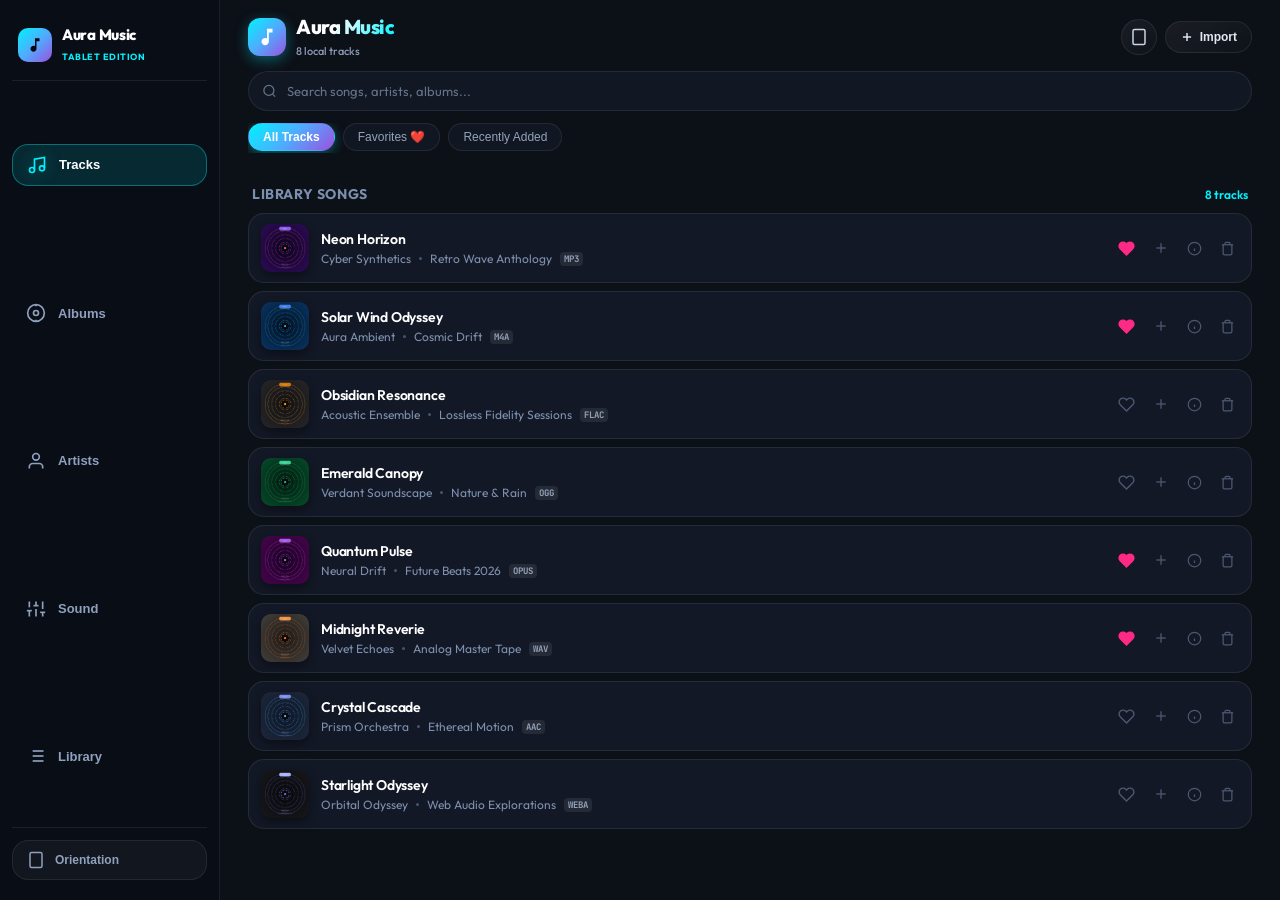
<file: index.html>
<!DOCTYPE html>
<html lang="en">
<head>
  <meta charset="UTF-8">
  <meta name="viewport" content="width=device-width, initial-scale=1.0, maximum-scale=1.0, user-scalable=no, viewport-fit=cover">
  <title>Aura — Local MP3 & Audio Player</title>
  <meta name="description" content="Sleek, high-fidelity local MP3 music player with 5-band equalizer, audio visualizer, ID3 tags, and offline IndexedDB library.">
  <meta name="theme-color" content="#07090e">
  <meta name="apple-mobile-web-app-capable" content="yes">
  <meta name="apple-mobile-web-app-status-bar-style" content="black-translucent">
  <link rel="manifest" href="manifest.json">
  <link rel="icon" type="image/svg+xml" href="assets/favicon.svg">
  <link rel="icon" type="image/png" sizes="192x192" href="assets/icon-192.png">
  <link rel="apple-touch-icon" href="assets/icon-192.png">
  <link rel="stylesheet" href="style.css">
</head>
<body>

  <!-- Desktop Device Viewport Frame Wrapper -->
  <div class="device-viewport" id="device-viewport">
    
    <!-- Ambient Background Neon Glows -->
    <div class="ambient-glow-1"></div>
    <div class="ambient-glow-2"></div>

    <!-- App Root Main Container -->
    <main class="mobile-shell" id="mobile-shell">

      <!-- App Header & Navigation Toolbar -->
      <section class="app-header" id="app-header">
        <div class="header-top-row">
          <div class="brand-wrapper">
            <div class="brand-icon-box">
              <svg viewBox="0 0 24 24">
                <path d="M12 3v10.55c-.59-.34-1.27-.55-2-.55-2.21 0-4 1.79-4 4s1.79 4 4 4 4-1.79 4-4V7h4V3h-6z"/>
              </svg>
            </div>
            <div class="brand-text">
              <h1>Aura Music</h1>
              <span class="library-stat">0 local tracks</span>
            </div>
          </div>

          <div class="header-actions-group">
            <button class="header-icon-btn" id="btn-open-orientation" title="Screen Orientation & Tablet Settings" aria-label="Orientation Settings">
              <svg width="18" height="18" viewBox="0 0 24 24" fill="none" stroke="currentColor" stroke-width="2">
                <rect x="4" y="2" width="16" height="20" rx="2" ry="2"/>
                <line x1="12" y1="18" x2="12.01" y2="18"/>
              </svg>
            </button>
            <button class="import-trigger-btn" id="import-trigger-btn" title="Add MP3s">
              <svg width="14" height="14" viewBox="0 0 24 24" fill="none" stroke="currentColor" stroke-width="2.5">
                <line x1="12" y1="5" x2="12" y2="19"></line>
                <line x1="5" y1="12" x2="19" y2="12"></line>
              </svg>
              <span>Import</span>
            </button>
          </div>
        </div>

        <!-- Search Bar -->
        <div class="search-container" id="search-container">
          <svg class="search-icon" viewBox="0 0 24 24" fill="none" stroke="currentColor" stroke-width="2">
            <circle cx="11" cy="11" r="8"></circle>
            <line x1="21" y1="21" x2="16.65" y2="16.65"></line>
          </svg>
          <input type="text" class="search-input" id="search-input" placeholder="Search songs, artists, albums..." autocomplete="off">
          <button class="search-clear-btn" id="search-clear">&times;</button>
        </div>

        <!-- Filter Chips Row -->
        <div class="filter-chips-row" id="filter-chips-row">
          <button class="filter-chip active" data-filter="all">All Tracks</button>
          <button class="filter-chip" data-filter="fav">Favorites ❤️</button>
          <button class="filter-chip" data-filter="recent">Recently Added</button>
        </div>
      </section>

      <!-- Scrollable Main View Area -->
      <div class="app-content">

        <!-- 1. Tracks View -->
        <section class="view-section active-view" id="view-tracks">
          
          <!-- Empty State (Shown when no tracks are loaded) -->
          <div class="empty-library-card" id="empty-library-state">
            <div class="empty-icon-pulse">
              <svg viewBox="0 0 24 24" fill="none" stroke-width="1.8">
                <path d="M9 18V5l12-2v13"></path>
                <circle cx="6" cy="18" r="3"></circle>
                <circle cx="18" cy="16" r="3"></circle>
              </svg>
            </div>
            <h2 class="empty-title">Your Library is Empty</h2>
            <p class="empty-desc">Tap below to load local MP3 files or music folders from your device storage.</p>
            <div class="empty-actions-group">
              <button class="primary-action-btn" onclick="auraApp.openFilePicker()">
                <svg width="16" height="16" viewBox="0 0 24 24" fill="none" stroke="currentColor" stroke-width="2">
                  <path d="M21 15v4a2 2 0 0 1-2 2H5a2 2 0 0 1-2-2v-4"></path>
                  <polyline points="17 8 12 3 7 8"></polyline>
                  <line x1="12" y1="3" x2="12" y2="15"></line>
                </svg>
                Select MP3 Files
              </button>
              <button class="secondary-action-btn" onclick="auraApp.openFolderPicker()">
                <svg width="15" height="15" viewBox="0 0 24 24" fill="none" stroke="currentColor" stroke-width="2">
                  <path d="M22 19a2 2 0 0 1-2 2H4a2 2 0 0 1-2-2V5a2 2 0 0 1 2-2h5l2 3h9a2 2 0 0 1 2 2z"></path>
                </svg>
                Select Music Folder
              </button>
              <button class="secondary-action-btn" onclick="auraApp.loadDefaultDemoTracks(true)">
                <svg width="15" height="15" viewBox="0 0 24 24" fill="none" stroke="currentColor" stroke-width="2">
                  <polygon points="5 3 19 12 5 21 5 3"></polygon>
                </svg>
                Load Built-in Demo Tracks
              </button>
            </div>
          </div>

          <!-- Tracks List Container -->
          <div class="track-list-header">
            <span class="section-headline">Library Songs</span>
            <span class="tracks-count-badge" id="tracks-count-badge">0 tracks</span>
          </div>
          <div class="tracks-container" id="tracks-container"></div>
        </section>

        <!-- 2. Albums View -->
        <section class="view-section" id="view-albums">
          <div class="track-list-header">
            <span class="section-headline">Albums</span>
          </div>
          <div class="albums-grid" id="albums-grid"></div>
        </section>

        <!-- 3. Artists View -->
        <section class="view-section" id="view-artists">
          <div class="track-list-header">
            <span class="section-headline">Artists</span>
          </div>
          <div class="artists-list" id="artists-list"></div>
        </section>

        <!-- 4. Equalizer View -->
        <section class="view-section" id="view-eq">
          <div class="eq-view-container">
            <div class="eq-card">
              <div class="eq-header-row">
                <h3>5-Band Studio Equalizer</h3>
                <span style="font-size:11px; color:var(--cyan-bright); font-weight:600;">32-bit DSP</span>
              </div>

              <!-- EQ Presets -->
              <div class="eq-presets-chips">
                <button class="preset-chip active" data-preset="flat">Flat</button>
                <button class="preset-chip" data-preset="bass">Bass Boost</button>
                <button class="preset-chip" data-preset="edm">EDM / Club</button>
                <button class="preset-chip" data-preset="rock">Rock</button>
                <button class="preset-chip" data-preset="vocal">Vocal</button>
                <button class="preset-chip" data-preset="acoustic">Acoustic</button>
                <button class="preset-chip" data-preset="chill">Chill Lo-Fi</button>
                <button class="preset-chip" data-preset="night">Night Mode</button>
              </div>

              <!-- Sliders Rack -->
              <div class="eq-sliders-rack">
                <div class="eq-slider-col">
                  <span class="eq-slider-gain-label">0dB</span>
                  <div class="eq-range-wrapper">
                    <input type="range" class="eq-vertical-slider" min="-12" max="12" step="0.5" value="0">
                  </div>
                  <span class="eq-slider-freq-label">60Hz</span>
                </div>

                <div class="eq-slider-col">
                  <span class="eq-slider-gain-label">0dB</span>
                  <div class="eq-range-wrapper">
                    <input type="range" class="eq-vertical-slider" min="-12" max="12" step="0.5" value="0">
                  </div>
                  <span class="eq-slider-freq-label">230Hz</span>
                </div>

                <div class="eq-slider-col">
                  <span class="eq-slider-gain-label">0dB</span>
                  <div class="eq-range-wrapper">
                    <input type="range" class="eq-vertical-slider" min="-12" max="12" step="0.5" value="0">
                  </div>
                  <span class="eq-slider-freq-label">910Hz</span>
                </div>

                <div class="eq-slider-col">
                  <span class="eq-slider-gain-label">0dB</span>
                  <div class="eq-range-wrapper">
                    <input type="range" class="eq-vertical-slider" min="-12" max="12" step="0.5" value="0">
                  </div>
                  <span class="eq-slider-freq-label">3.6kHz</span>
                </div>

                <div class="eq-slider-col">
                  <span class="eq-slider-gain-label">0dB</span>
                  <div class="eq-range-wrapper">
                    <input type="range" class="eq-vertical-slider" min="-12" max="12" step="0.5" value="0">
                  </div>
                  <span class="eq-slider-freq-label">14kHz</span>
                </div>
              </div>

              <!-- FX Section (Bass Boost) -->
              <div class="eq-fx-row">
                <div class="fx-card">
                  <div class="fx-title">
                    <span>Bass Resonator</span>
                    <span id="bass-val-label" style="color:var(--purple-vibrant)">+0dB</span>
                  </div>
                  <input type="range" class="fx-slider" id="bass-boost-slider" min="0" max="10" step="0.5" value="0">
                </div>
                <div class="fx-card" id="eq-diagnostics-card" style="cursor:pointer;" title="Tap to open Diagnostics Monitor">
                  <div class="fx-title">
                    <span>Engine Telemetry</span>
                    <span style="color:var(--cyan-bright)">Active Monitor</span>
                  </div>
                  <div style="font-size:11px; color:#8fa0be; margin-top:4px;">Tap to view runtime buffer & overnight logs</div>
                </div>
              </div>

            </div>
          </div>
        </section>

        <!-- 5. Playlists View -->
        <section class="view-section" id="view-playlists">
          <div class="playlist-header-actions">
            <span class="section-headline">Playlists & Collections</span>
            <button class="create-playlist-btn" id="create-playlist-btn">
              <svg width="14" height="14" viewBox="0 0 24 24" fill="none" stroke="currentColor" stroke-width="2.5">
                <line x1="12" y1="5" x2="12" y2="19"></line>
                <line x1="5" y1="12" x2="19" y2="12"></line>
              </svg>
              <span>New Playlist</span>
            </button>
          </div>
          <div class="playlists-list" id="playlists-list"></div>
        </section>

      </div>

      <!-- Docked Floating Mini Player -->
      <aside class="mini-player-container" id="mini-player" style="display:none;">
        <div class="mini-progress-track">
          <div class="mini-progress-fill" id="mini-progress-fill"></div>
        </div>

        <div class="mini-thumb-spinning" id="mini-thumb-spinning">
          <img id="mini-cover-img" src="assets/icon-192.png" alt="Cover">
          <div class="mini-center-hole"></div>
        </div>

        <div class="mini-track-meta">
          <div class="mini-track-title" id="mini-title">Track Title</div>
          <div class="mini-track-artist" id="mini-artist">Artist</div>
        </div>

        <div class="mini-controls-cluster">
          <button class="mini-btn" id="mini-prev-btn" title="Previous Track" aria-label="Previous Track">
            <svg width="18" height="18" viewBox="0 0 24 24" fill="none" stroke="currentColor" stroke-width="2">
              <polygon points="19 20 9 12 19 4 19 20"></polygon>
              <line x1="5" y1="19" x2="5" y2="5"></line>
            </svg>
          </button>
          <button class="mini-btn mini-play-btn" id="mini-play-btn" title="Play/Pause" aria-label="Play or Pause">
            <svg viewBox="0 0 24 24"><polygon points="5 3 19 12 5 21 5 3"></polygon></svg>
          </button>
          <button class="mini-btn" id="mini-next-btn" title="Next Track" aria-label="Next Track">
            <svg width="18" height="18" viewBox="0 0 24 24" fill="none" stroke="currentColor" stroke-width="2">
              <polygon points="5 4 15 12 5 20 5 4"></polygon>
              <line x1="19" y1="5" x2="19" y2="19"></line>
            </svg>
          </button>
          <button class="mini-btn mini-loop-btn active" id="mini-loop-btn" title="Loop Mode" aria-label="Loop Mode">
            <svg width="17" height="17" viewBox="0 0 24 24" fill="none" stroke="currentColor" stroke-width="2">
              <polyline points="17 1 21 5 17 9"></polyline>
              <path d="M3 11V9a4 4 0 0 1 4-4h14"></path>
              <polyline points="7 23 3 19 7 15"></polyline>
              <path d="M21 13v2a4 4 0 0 1-4 4H3"></path>
            </svg>
          </button>
        </div>
      </aside>

      <!-- Bottom Tab / Tablet Side Navigation Bar -->
      <nav class="bottom-nav-bar" id="app-nav-bar">
        <div class="sidebar-brand-header">
          <div class="sidebar-brand-icon">
            <svg viewBox="0 0 24 24"><path d="M12 3v10.55c-.59-.34-1.27-.55-2-.55-2.21 0-4 1.79-4 4s1.79 4 4 4 4-1.79 4-4V7h4V3h-6z"/></svg>
          </div>
          <div class="sidebar-brand-text">
            <h2>Aura Music</h2>
            <span>Tablet Edition</span>
          </div>
        </div>

        <div class="sidebar-nav-items">
          <button class="nav-item-btn active" data-view="tracks">
            <svg viewBox="0 0 24 24" fill="none"><path d="M9 18V5l12-2v13"/><circle cx="6" cy="18" r="3"/><circle cx="18" cy="16" r="3"/></svg>
            <span>Tracks</span>
          </button>
          <button class="nav-item-btn" data-view="albums">
            <svg viewBox="0 0 24 24" fill="none"><circle cx="12" cy="12" r="10"/><circle cx="12" cy="12" r="3"/><line x1="12" y1="2" x2="12" y2="4"/><line x1="12" y1="20" x2="12" y2="22"/></svg>
            <span>Albums</span>
          </button>
          <button class="nav-item-btn" data-view="artists">
            <svg viewBox="0 0 24 24" fill="none"><path d="M20 21v-2a4 4 0 0 0-4-4H8a4 4 0 0 0-4 4v2"/><circle cx="12" cy="7" r="4"/></svg>
            <span>Artists</span>
          </button>
          <button class="nav-item-btn" data-view="eq">
            <svg viewBox="0 0 24 24" fill="none"><line x1="4" y1="21" x2="4" y2="14"/><line x1="4" y1="10" x2="4" y2="3"/><line x1="12" y1="21" x2="12" y2="12"/><line x1="12" y1="8" x2="12" y2="3"/><line x1="20" y1="21" x2="20" y2="16"/><line x1="20" y1="12" x2="20" y2="3"/><line x1="1" y1="14" x2="7" y2="14"/><line x1="9" y1="8" x2="15" y2="8"/><line x1="17" y1="16" x2="23" y2="16"/></svg>
            <span>Sound</span>
          </button>
          <button class="nav-item-btn" data-view="playlists">
            <svg viewBox="0 0 24 24" fill="none"><line x1="8" y1="6" x2="21" y2="6"/><line x1="8" y1="12" x2="21" y2="12"/><line x1="8" y1="18" x2="21" y2="18"/><line x1="3" y1="6" x2="3.01" y2="6"/><line x1="3" y1="12" x2="3.01" y2="12"/><line x1="3" y1="18" x2="3.01" y2="18"/></svg>
            <span>Library</span>
          </button>
        </div>

        <div class="sidebar-bottom-actions">
          <button class="sidebar-action-btn" id="sidebar-orient-btn" title="Screen Orientation & Tablet Settings" aria-label="Screen Orientation">
            <svg width="18" height="18" viewBox="0 0 24 24" fill="none" stroke="currentColor" stroke-width="2">
              <rect x="4" y="2" width="16" height="20" rx="2" ry="2"/>
              <line x1="12" y1="18" x2="12.01" y2="18"/>
            </svg>
            <span>Orientation</span>
          </button>
        </div>
      </nav>

      <!-- Full-Screen Now Playing Sheet Modal -->
      <div class="player-sheet-modal" id="player-sheet-modal">
        <div class="sheet-drag-handle" id="sheet-drag-handle"></div>

        <div class="sheet-top-nav">
          <button class="sheet-nav-btn" id="sheet-close-btn" title="Minimize">
            <svg width="20" height="20" viewBox="0 0 24 24" fill="none" stroke="currentColor" stroke-width="2">
              <polyline points="6 9 12 15 18 9"></polyline>
            </svg>
          </button>
          <div class="sheet-top-title">
            <span>Playing from Local Library</span>
            <h3>Now Playing</h3>
          </div>
          <button class="sheet-nav-btn" id="btn-eq-shortcut" title="Equalizer">
            <svg width="18" height="18" viewBox="0 0 24 24" fill="none" stroke="currentColor" stroke-width="2">
              <line x1="4" y1="21" x2="4" y2="14"/><line x1="4" y1="10" x2="4" y2="3"/>
              <line x1="12" y1="21" x2="12" y2="12"/><line x1="12" y1="8" x2="12" y2="3"/>
              <line x1="20" y1="21" x2="20" y2="16"/><line x1="20" y1="12" x2="20" y2="3"/>
            </svg>
          </button>
        </div>

        <div class="sheet-main-body">
          <div class="sheet-left-pane">
            <!-- Center Display: Vinyl Record + Canvas Visualizer -->
            <div class="player-art-visualizer-container">
              <canvas class="visualizer-canvas-layer" id="visualizer-canvas" width="320" height="320"></canvas>
              
              <div class="vinyl-disc-wrapper" id="vinyl-disc-wrapper">
                <div class="vinyl-grooves"></div>
                <div class="vinyl-center-art">
                  <img id="vinyl-cover-img" src="assets/icon-192.png" alt="Cover">
                </div>
                <div class="vinyl-spindle-hole"></div>
              </div>

              <div class="skip-feedback-bubble" id="skip-feedback-bubble">
                <span class="skip-feedback-icon" id="skip-feedback-icon">⟲</span>
                <span class="skip-feedback-text" id="skip-feedback-text">10s</span>
              </div>

              <button class="visualizer-mode-toggle" id="viz-mode-toggle" title="Switch Visualizer Style">BARS</button>
            </div>
          </div>

          <div class="sheet-right-pane">
            <!-- Song Metadata Row -->
            <div class="sheet-song-info">
              <div class="sheet-title-col">
                <h2 class="sheet-song-title" id="sheet-title">Song Title</h2>
                <p class="sheet-song-artist" id="sheet-artist">Artist — Album</p>
              </div>
              <button class="sheet-fav-btn" id="sheet-fav-btn" title="Favorite">
                <svg viewBox="0 0 24 24" fill="none" stroke="currentColor" stroke-width="2">
                  <path d="M20.84 4.61a5.5 5.5 0 0 0-7.78 0L12 5.67l-1.06-1.06a5.5 5.5 0 0 0-7.78 7.78l1.06 1.06L12 21.23l7.78-7.78 1.06-1.06a5.5 5.5 0 0 0 0-7.78z"></path>
                </svg>
              </button>
            </div>

            <!-- Scrubber -->
            <div class="scrubber-container">
              <div class="scrub-bar" id="scrub-bar">
                <div class="scrub-progress" id="scrub-progress">
                  <div class="scrub-thumb"></div>
                </div>
              </div>
              <div class="time-row">
                <span id="time-current">0:00</span>
                <div class="scrub-quick-nudges">
                  <button class="nudge-btn" id="nudge-back-10" title="Skip back 10 seconds" aria-label="Rewind 10 Seconds">⟲ 10s</button>
                </div>
                <span id="time-total">0:00</span>
              </div>
            </div>

            <!-- Loop Mode Context Pill Indicator -->
            <div class="loop-indicator-bar">
              <button class="loop-badge-btn" id="sheet-loop-badge" title="Tap to select Loop Mode" aria-label="Loop Mode">
                <span class="loop-badge-icon" id="sheet-loop-icon">🔁</span>
                <span class="loop-badge-text" id="sheet-loop-text">Loop: Library Songs</span>
                <span class="loop-badge-chevron">▾</span>
              </button>
            </div>

            <!-- Main Controls -->
            <div class="core-controls-row">
              <button class="ctrl-btn" id="btn-shuffle" title="Shuffle" aria-label="Shuffle">
                <svg width="20" height="20" viewBox="0 0 24 24" fill="none" stroke="currentColor" stroke-width="2">
                  <polyline points="16 3 21 3 21 8"></polyline>
                  <line x1="4" y1="20" x2="21" y2="3"></line>
                  <polyline points="21 16 21 21 16 21"></polyline>
                  <line x1="15" y1="15" x2="21" y2="21"></line>
                  <line x1="4" y1="4" x2="9" y2="9"></line>
                </svg>
              </button>

              <button class="ctrl-btn" id="btn-prev" title="Previous Track" aria-label="Previous Track">
                <svg width="24" height="24" viewBox="0 0 24 24" fill="none" stroke="currentColor" stroke-width="2">
                  <polygon points="19 20 9 12 19 4 19 20"></polygon>
                  <line x1="5" y1="19" x2="5" y2="5"></line>
                </svg>
              </button>

              <button class="ctrl-btn ctrl-btn-seek" id="btn-seek-back" title="Rewind 10 Seconds" aria-label="Rewind 10 Seconds">
                <svg width="28" height="28" viewBox="0 0 24 24" fill="none" stroke="currentColor" stroke-width="1.8" stroke-linecap="round" stroke-linejoin="round">
                  <path d="M1 4v6h6"></path>
                  <path d="M3.51 15a9 9 0 1 0 2.13-9.36L1 10"></path>
                  <text x="12" y="15" font-size="7" font-weight="800" font-family="-apple-system, BlinkMacSystemFont, 'Segoe UI', Roboto, sans-serif" text-anchor="middle" fill="currentColor" stroke="none">10</text>
                </svg>
              </button>

              <button class="main-play-pause-btn" id="btn-main-play" title="Play/Pause" aria-label="Play or Pause">
                <svg viewBox="0 0 24 24"><polygon points="5 3 19 12 5 21 5 3"></polygon></svg>
              </button>

              <button class="ctrl-btn ctrl-btn-seek" id="btn-seek-fwd" title="Fast Forward 10 Seconds" aria-label="Fast Forward 10 Seconds">
                <svg width="28" height="28" viewBox="0 0 24 24" fill="none" stroke="currentColor" stroke-width="1.8" stroke-linecap="round" stroke-linejoin="round">
                  <path d="M23 4v6h-6"></path>
                  <path d="M20.49 15a9 9 0 1 1-2.12-9.36L23 10"></path>
                  <text x="12" y="15" font-size="7" font-weight="800" font-family="-apple-system, BlinkMacSystemFont, 'Segoe UI', Roboto, sans-serif" text-anchor="middle" fill="currentColor" stroke="none">10</text>
                </svg>
              </button>

              <button class="ctrl-btn" id="btn-next" title="Next Track" aria-label="Next Track">
                <svg width="24" height="24" viewBox="0 0 24 24" fill="none" stroke="currentColor" stroke-width="2">
                  <polygon points="5 4 15 12 5 20 5 4"></polygon>
                  <line x1="19" y1="5" x2="19" y2="19"></line>
                </svg>
              </button>

              <button class="ctrl-btn active" id="btn-repeat" title="Repeat Mode" aria-label="Repeat Mode">
                <svg width="20" height="20" viewBox="0 0 24 24" fill="none" stroke="currentColor" stroke-width="2">
                  <polyline points="17 1 21 5 17 9"></polyline>
                  <path d="M3 11V9a4 4 0 0 1 4-4h14"></path>
                  <polyline points="7 23 3 19 7 15"></polyline>
                  <path d="M21 13v2a4 4 0 0 1-4 4H3"></path>
                </svg>
              </button>
            </div>

            <!-- Secondary Actions (Speed, Sleep Timer, Track Metadata) -->
            <div class="secondary-actions-bar">
              <button class="sec-action-btn" id="btn-speed" title="Playback Speed">
                <svg viewBox="0 0 24 24" fill="none"><circle cx="12" cy="12" r="10"/><polyline points="12 6 12 12 14 14"/></svg>
                <span>1.0x</span>
              </button>

              <button class="sec-action-btn" id="btn-timer" title="Sleep Timer">
                <svg viewBox="0 0 24 24" fill="none"><path d="M21 12.79A9 9 0 1 1 11.21 3 7 7 0 0 0 21 12.79z"/></svg>
                <span>Timer</span>
              </button>

              <button class="sec-action-btn" id="btn-info" title="Track ID3 Tags">
                <svg viewBox="0 0 24 24" fill="none"><circle cx="12" cy="12" r="10"/><line x1="12" y1="16" x2="12" y2="12"/><line x1="12" y1="8" x2="12.01" y2="8"/></svg>
                <span>Details</span>
              </button>
            </div>
          </div>
        </div>

      </div>

      <!-- Modals -->

      <!-- 1. Import Modal -->
      <div class="modal-overlay" id="import-modal">
        <div class="modal-card-bottom">
          <div class="modal-header-row">
            <h3>Add Local Music</h3>
            <button class="modal-close-btn">&times;</button>
          </div>
          <div class="import-options-grid">
            <div class="import-opt-card" id="opt-pick-files">
              <div class="import-opt-icon">
                <svg viewBox="0 0 24 24"><path d="M14 2H6a2 2 0 0 0-2 2v16a2 2 0 0 0 2 2h12a2 2 0 0 0 2-2V8z"/><polyline points="14 2 14 8 20 8"/><line x1="12" y1="18" x2="12" y2="12"/><line x1="9" y1="15" x2="15" y2="15"/></svg>
              </div>
              <div class="import-opt-text">
                <h4>Select Audio Files</h4>
                <p>Direct system load (no duplicate storage, ideal for podcasts & large files)</p>
              </div>
            </div>

            <div class="import-opt-card" id="opt-pick-folder">
              <div class="import-opt-icon" style="background:linear-gradient(135deg, #4facfe, #00f2fe);">
                <svg viewBox="0 0 24 24"><path d="M22 19a2 2 0 0 1-2 2H4a2 2 0 0 1-2-2V5a2 2 0 0 1 2-2h5l2 3h9a2 2 0 0 1 2 2z"/></svg>
              </div>
              <div class="import-opt-text">
                <h4>Import Entire Folder</h4>
                <p>Link an entire directory directly without duplicating storage</p>
              </div>
            </div>

            <div class="import-opt-card" id="opt-add-demos">
              <div class="import-opt-icon" style="background:linear-gradient(135deg, #ff2a85, #ff7300);">
                <svg viewBox="0 0 24 24"><polygon points="5 3 19 12 5 21 5 3"></polygon></svg>
              </div>
              <div class="import-opt-text">
                <h4>Load Audio Format Test Suite</h4>
                <p>8 tracks: MP3, M4A, FLAC, OGG, OPUS, WAV, AAC, WEBA</p>
              </div>
            </div>

            <div class="import-opt-card" id="opt-clear-all" style="border-color:rgba(255, 68, 68, 0.3);">
              <div class="import-opt-icon" style="background:linear-gradient(135deg, #ff416c, #ff4b2b);">
                <svg viewBox="0 0 24 24"><polyline points="3 6 5 6 21 6"/><path d="M19 6v14a2 2 0 0 1-2 2H7a2 2 0 0 1-2-2V6m3 0V4a2 2 0 0 1 2-2h4a2 2 0 0 1 2 2v2"/></svg>
              </div>
              <div class="import-opt-text">
                <h4 style="color:#ff6b6b">Clear Library Cache</h4>
                <p>Remove all stored offline tracks from device</p>
              </div>
            </div>
          </div>
        </div>
      </div>

      <!-- 2. Sleep Timer Modal -->
      <div class="modal-overlay" id="timer-modal">
        <div class="modal-card-bottom">
          <div class="modal-header-row">
            <h3>Sleep Timer</h3>
            <button class="modal-close-btn">&times;</button>
          </div>
          <div style="display:grid; grid-template-columns:1fr 1fr; gap:10px;">
            <button class="secondary-action-btn timer-opt-btn" data-minutes="15">15 Minutes</button>
            <button class="secondary-action-btn timer-opt-btn" data-minutes="30">30 Minutes</button>
            <button class="secondary-action-btn timer-opt-btn" data-minutes="45">45 Minutes</button>
            <button class="secondary-action-btn timer-opt-btn" data-minutes="60">1 Hour</button>
            <button class="secondary-action-btn timer-opt-btn" data-minutes="0" style="grid-column:1/-1; color:#ff6b6b; border-color:rgba(255,68,68,0.3)">Turn Off Timer</button>
          </div>
        </div>
      </div>

      <!-- 3. Track Details / ID3 Inspector Modal -->
      <div class="modal-overlay" id="info-modal">
        <div class="modal-card-bottom">
          <div class="modal-header-row">
            <h3>Track Metadata</h3>
            <button class="modal-close-btn">&times;</button>
          </div>
          <div style="display:flex; flex-direction:column; gap:12px; font-size:13px;">
            <div style="display:flex; justify-content:space-between; border-bottom:1px solid rgba(255,255,255,0.06); padding-bottom:8px;">
              <span style="color:#7b8fae;">Title</span>
              <strong id="info-title" style="color:#fff;">-</strong>
            </div>
            <div style="display:flex; justify-content:space-between; border-bottom:1px solid rgba(255,255,255,0.06); padding-bottom:8px;">
              <span style="color:#7b8fae;">Artist</span>
              <strong id="info-artist" style="color:#fff;">-</strong>
            </div>
            <div style="display:flex; justify-content:space-between; border-bottom:1px solid rgba(255,255,255,0.06); padding-bottom:8px;">
              <span style="color:#7b8fae;">Album</span>
              <strong id="info-album" style="color:#fff;">-</strong>
            </div>
            <div style="display:flex; justify-content:space-between; border-bottom:1px solid rgba(255,255,255,0.06); padding-bottom:8px;">
              <span style="color:#7b8fae;">Genre / Year</span>
              <strong style="color:#fff;"><span id="info-genre">-</span> / <span id="info-year">-</span></strong>
            </div>
            <div style="display:flex; justify-content:space-between; border-bottom:1px solid rgba(255,255,255,0.06); padding-bottom:8px;">
              <span style="color:#7b8fae;">Format & Storage</span>
              <strong style="color:var(--cyan-bright);"><span id="info-format">-</span> • <span id="info-size">-</span></strong>
            </div>
            <div style="display:flex; flex-direction:column; gap:6px; border-bottom:1px solid rgba(255,255,255,0.06); padding-bottom:8px;">
              <div style="display:flex; justify-content:space-between; align-items:center;">
                <span style="color:#7b8fae;">Device File Location</span>
                <button class="info-copy-btn" id="info-copy-path-btn" title="Copy file location to clipboard">
                  <svg width="12" height="12" viewBox="0 0 24 24" fill="none" stroke="currentColor" stroke-width="2">
                    <rect x="9" y="9" width="13" height="13" rx="2" ry="2"></rect>
                    <path d="M5 15H4a2 2 0 0 1-2-2V4a2 2 0 0 1 2-2h9a2 2 0 0 1 2 2v1"></path>
                  </svg>
                  <span>Copy</span>
                </button>
              </div>
              <div class="info-path-box" id="info-location">-</div>
            </div>
          </div>
        </div>
      </div>

      <!-- 4. Playlist Modal (Create New) -->
      <div class="modal-overlay" id="playlist-modal">
        <div class="modal-card-bottom">
          <div class="modal-header-row">
            <h3>New Playlist</h3>
            <button class="modal-close-btn">&times;</button>
          </div>
          <div style="display:flex; flex-direction:column; gap:14px;">
            <input type="text" id="playlist-name-input" class="search-input" placeholder="Playlist name (e.g. Chill Beats)" style="border-radius:12px; padding:0 16px;">
            <button class="primary-action-btn" id="save-playlist-btn">Create Playlist</button>
          </div>
        </div>
      </div>

      <!-- 4b. Playlist Detail & Songs Management Modal -->
      <div class="modal-overlay" id="playlist-detail-modal" role="dialog" aria-modal="true">
        <div class="modal-card-bottom playlist-detail-card">
          <div class="modal-header-row">
            <div style="display:flex; align-items:center; gap:10px; min-width:0;">
              <div class="playlist-detail-icon-mini">
                <svg viewBox="0 0 24 24"><line x1="8" y1="6" x2="21" y2="6"/><line x1="8" y1="12" x2="21" y2="12"/><line x1="8" y1="18" x2="21" y2="18"/><line x1="3" y1="6" x2="3.01" y2="6"/><line x1="3" y1="12" x2="3.01" y2="12"/><line x1="3" y1="18" x2="3.01" y2="18"/></svg>
              </div>
              <div style="min-width:0;">
                <h3 id="playlist-detail-title" class="playlist-detail-title-text">Playlist Name</h3>
                <span id="playlist-detail-meta" class="playlist-detail-meta-text">0 songs</span>
              </div>
            </div>
            <div style="display:flex; align-items:center; gap:8px;">
              <button class="mini-btn" id="playlist-detail-delete-btn" title="Delete playlist" style="color:#ef4444; padding:6px;">
                <svg width="17" height="17" viewBox="0 0 24 24" fill="none" stroke="currentColor" stroke-width="2"><polyline points="3 6 5 6 21 6"/><path d="M19 6v14a2 2 0 0 1-2 2H7a2 2 0 0 1-2-2V6m3 0V4a2 2 0 0 1 2-2h4a2 2 0 0 1 2 2v2"/></svg>
              </button>
              <button class="modal-close-btn" id="playlist-detail-close-btn">&times;</button>
            </div>
          </div>

          <!-- Actions: Play All & Add Songs -->
          <div class="playlist-detail-actions-bar">
            <button class="primary-action-btn playlist-play-all-btn" id="playlist-play-all-btn">
              <svg viewBox="0 0 24 24" width="16" height="16" fill="currentColor"><polygon points="5 3 19 12 5 21 5 3"></polygon></svg>
              <span>Play All</span>
            </button>
            <button class="secondary-action-btn playlist-add-songs-btn" id="playlist-open-add-songs-btn">
              <svg viewBox="0 0 24 24" width="16" height="16" fill="none" stroke="currentColor" stroke-width="2"><line x1="12" y1="5" x2="12" y2="19"></line><line x1="5" y1="12" x2="19" y2="12"></line></svg>
              <span>Add Songs</span>
            </button>
          </div>

          <!-- List of songs in this playlist -->
          <div class="playlist-songs-list" id="playlist-songs-list">
            <!-- Dynamically populated -->
          </div>
        </div>
      </div>

      <!-- 4c. Multi-Select Add Songs to Playlist Modal -->
      <div class="modal-overlay" id="playlist-add-songs-modal" role="dialog" aria-modal="true">
        <div class="modal-card-bottom playlist-add-card">
          <div class="modal-header-row">
            <div style="min-width:0;">
              <h3>Add Songs to Playlist</h3>
              <span id="add-songs-playlist-subtext" style="font-size:11.5px; color:#94a3b8;">Select tracks to add</span>
            </div>
            <button class="modal-close-btn" id="add-songs-modal-close-btn">&times;</button>
          </div>

          <div class="search-container" style="margin:0; position:relative; width:100%;">
            <svg class="search-icon" viewBox="0 0 24 24" fill="none" stroke="currentColor" stroke-width="2">
              <circle cx="11" cy="11" r="8"></circle>
              <line x1="21" y1="21" x2="16.65" y2="16.65"></line>
            </svg>
            <input type="text" id="add-songs-search-input" class="search-input" placeholder="Filter songs by title or artist..." autocomplete="off">
            <button class="search-clear-btn" id="add-songs-search-clear">&times;</button>
          </div>

          <div style="display:flex; justify-content:space-between; align-items:center; padding:0 4px; font-size:12px;">
            <span id="add-songs-selected-count" style="color:var(--cyan-bright); font-weight:700;">0 selected</span>
            <button class="secondary-action-btn" id="add-songs-toggle-all-btn" style="padding:4px 10px; font-size:11.5px;">Select All</button>
          </div>

          <div class="add-songs-scroll-list" id="add-songs-scroll-list">
            <!-- Dynamically populated with selectable rows -->
          </div>

          <div class="add-songs-footer-actions">
            <button class="secondary-action-btn" id="add-songs-cancel-btn">Cancel</button>
            <button class="primary-action-btn" id="add-songs-confirm-btn">Add Selected</button>
          </div>
        </div>
      </div>

      <!-- 4d. Quick Add Track to Playlist Modal -->
      <div class="modal-overlay" id="track-add-to-playlist-modal" role="dialog" aria-modal="true">
        <div class="modal-card-bottom">
          <div class="modal-header-row">
            <div style="min-width:0;">
              <h3>Add to Playlist</h3>
              <span id="quick-add-track-title" style="font-size:11.5px; color:var(--cyan-bright); white-space:nowrap; overflow:hidden; text-overflow:ellipsis; display:block;">Track Title</span>
            </div>
            <button class="modal-close-btn" id="quick-add-modal-close-btn">&times;</button>
          </div>
          <div class="quick-add-playlists-list" id="quick-add-playlists-list" style="max-height:45vh; overflow-y:auto; display:flex; flex-direction:column; gap:8px;">
            <!-- Dynamically populated -->
          </div>
          <button class="secondary-action-btn" id="quick-add-new-playlist-btn" style="width:100%; display:flex; align-items:center; justify-content:center; gap:8px; padding:12px;">
            <svg width="16" height="16" viewBox="0 0 24 24" fill="none" stroke="currentColor" stroke-width="2"><line x1="12" y1="5" x2="12" y2="19"></line><line x1="5" y1="12" x2="19" y2="12"></line></svg>
            <span>Create New Playlist</span>
          </button>
        </div>
      </div>

      <!-- 5. Loop Mode Selector Modal -->
      <div class="modal-overlay" id="loop-modal">
        <div class="modal-card-bottom">
          <div class="modal-header-row">
            <div style="display:flex; align-items:center; gap:8px;">
              <span style="font-size:18px;">🔁</span>
              <h3>Playback Loop Mode</h3>
            </div>
            <button class="modal-close-btn">&times;</button>
          </div>
          <div class="loop-options-list">
            <!-- 1. Track Loop -->
            <div class="loop-opt-card" data-mode="track" id="loop-opt-track">
              <div class="loop-opt-icon" style="background:rgba(0,242,254,0.15); color:var(--cyan-bright);">
                <svg width="22" height="22" viewBox="0 0 24 24" fill="none" stroke="currentColor" stroke-width="2">
                  <polyline points="17 1 21 5 17 9"></polyline>
                  <path d="M3 11V9a4 4 0 0 1 4-4h14"></path>
                  <polyline points="7 23 3 19 7 15"></polyline>
                  <path d="M21 13v2a4 4 0 0 1-4 4H3"></path>
                  <text x="12" y="14" font-size="7" font-weight="900" fill="currentColor" text-anchor="middle">1</text>
                </svg>
              </div>
              <div class="loop-opt-text">
                <div class="loop-opt-title">Loop Current Track</div>
                <div class="loop-opt-desc">Repeat the active song continuously</div>
              </div>
              <div class="loop-opt-check">✓</div>
            </div>

            <!-- 2. Album Loop -->
            <div class="loop-opt-card" data-mode="album" id="loop-opt-album">
              <div class="loop-opt-icon" style="background:rgba(180,90,255,0.15); color:#c084fc;">
                <svg width="22" height="22" viewBox="0 0 24 24" fill="none" stroke="currentColor" stroke-width="2">
                  <circle cx="12" cy="12" r="10"></circle>
                  <circle cx="12" cy="12" r="3"></circle>
                  <line x1="12" y1="2" x2="12" y2="4"></line>
                  <line x1="12" y1="20" x2="12" y2="22"></line>
                </svg>
              </div>
              <div class="loop-opt-text">
                <div class="loop-opt-title" id="loop-album-title">Loop Current Album</div>
                <div class="loop-opt-desc" id="loop-album-desc">Repeat all songs within this album</div>
              </div>
              <div class="loop-opt-check">✓</div>
            </div>

            <!-- 3. Playlist / Favorites Loop -->
            <div class="loop-opt-card" data-mode="playlist" id="loop-opt-playlist">
              <div class="loop-opt-icon" style="background:rgba(255,42,133,0.15); color:var(--pink-neon);">
                <svg width="22" height="22" viewBox="0 0 24 24" fill="none" stroke="currentColor" stroke-width="2">
                  <path d="M20.84 4.61a5.5 5.5 0 0 0-7.78 0L12 5.67l-1.06-1.06a5.5 5.5 0 0 0-7.78 7.78l1.06 1.06L12 21.23l7.78-7.78 1.06-1.06a5.5 5.5 0 0 0 0-7.78z"></path>
                </svg>
              </div>
              <div class="loop-opt-text">
                <div class="loop-opt-title" id="loop-pl-title">Loop Playlist / Favorites</div>
                <div class="loop-opt-desc" id="loop-pl-desc">Repeat all tracks in favorites or current playlist</div>
              </div>
              <div class="loop-opt-check">✓</div>
            </div>

            <!-- 4. Library Songs Loop -->
            <div class="loop-opt-card" data-mode="library" id="loop-opt-library">
              <div class="loop-opt-icon" style="background:rgba(0,255,180,0.15); color:#22c55e;">
                <svg width="22" height="22" viewBox="0 0 24 24" fill="none" stroke="currentColor" stroke-width="2">
                  <path d="M9 18V5l12-2v13"></path>
                  <circle cx="6" cy="18" r="3"></circle>
                  <circle cx="18" cy="16" r="3"></circle>
                </svg>
              </div>
              <div class="loop-opt-text">
                <div class="loop-opt-title">Loop Library Songs</div>
                <div class="loop-opt-desc">Repeat all tracks across your entire music library</div>
              </div>
              <div class="loop-opt-check">✓</div>
            </div>

            <!-- 5. Loop Off -->
            <div class="loop-opt-card" data-mode="none" id="loop-opt-none">
              <div class="loop-opt-icon" style="background:rgba(255,255,255,0.06); color:#94a3b8;">
                <svg width="22" height="22" viewBox="0 0 24 24" fill="none" stroke="currentColor" stroke-width="2">
                  <line x1="5" y1="12" x2="19" y2="12"></line>
                  <polyline points="12 5 19 12 12 19"></polyline>
                </svg>
              </div>
              <div class="loop-opt-text">
                <div class="loop-opt-title">Loop Off</div>
                <div class="loop-opt-desc">Stop playback after the current queue completes</div>
              </div>
              <div class="loop-opt-check">✓</div>
            </div>
          </div>
        </div>
      </div>

      <!-- 6. Runtime Audio Diagnostics Modal -->
      <div class="modal-overlay" id="diagnostics-modal" role="dialog" aria-modal="true">
        <div class="modal-card-bottom diag-modal-card">
          <div class="modal-header-row diag-header-row">
            <div class="diag-header-title-box">
              <div class="diag-title-row">
                <svg width="20" height="20" viewBox="0 0 24 24" fill="none" stroke="var(--cyan-bright)" stroke-width="2.2">
                  <polyline points="22 12 18 12 15 21 9 3 6 12 2 12"></polyline>
                </svg>
                <h3>Audio Diagnostics & Telemetry</h3>
              </div>
              <span class="diag-status-badge badge-neutral" id="diag-status-pill">MONITORING</span>
            </div>
            <button class="modal-close-btn" id="diag-close-btn">&times;</button>
          </div>

          <!-- Diagnostics Dashboard Grid -->
          <div class="diag-dashboard-grid">
            <!-- Metric 1: Playback State -->
            <div class="diag-metric-card">
              <div class="diag-metric-header">
                <span class="diag-metric-label">PLAYBACK ENGINE</span>
                <span class="diag-metric-sub" id="diag-playback-state">PAUSED</span>
              </div>
              <div class="diag-metric-main" id="diag-cur-dur">0:00 / 0:00</div>
              <div class="diag-metric-footer" id="diag-track-title">No Track Loaded</div>
            </div>

            <!-- Metric 2: Stream & Buffer -->
            <div class="diag-metric-card">
              <div class="diag-metric-header">
                <span class="diag-metric-label">STREAM & BUFFER</span>
                <span class="diag-metric-sub" id="diag-ready-state">0 (HAVE_NOTHING)</span>
              </div>
              <div class="diag-metric-main" id="diag-buffer-ahead">+0s buffered</div>
              <div class="diag-metric-footer" id="diag-net-state">Network: 0 (EMPTY)</div>
            </div>

            <!-- Metric 3: Web Audio & Memory -->
            <div class="diag-metric-card">
              <div class="diag-metric-header">
                <span class="diag-metric-label">AUDIO CONTEXT</span>
                <span class="diag-metric-sub" id="diag-ctx-state">RUNNING</span>
              </div>
              <div class="diag-metric-main" id="diag-heap-used">-- MB Heap</div>
              <div class="diag-metric-footer">Keep-Alive Buffer Loop Active</div>
            </div>

            <!-- Metric 4: Power & Android Background -->
            <div class="diag-metric-card">
              <div class="diag-metric-header">
                <span class="diag-metric-label">POWER / CRASHLYTICS</span>
                <span class="diag-metric-sub" id="diag-crashlytics-status">CRASHLYTICS ACTIVE</span>
              </div>
              <div class="diag-metric-main" id="diag-battery-opt">UNRESTRICTED</div>
              <div class="diag-metric-footer">
                <div class="diag-footer-subgroup">
                  <span class="diag-footer-item">WakeLock: <span class="diag-status-pill-small pill-green" id="diag-wakelock">HELD</span></span>
                  <span class="diag-footer-divider">•</span>
                  <span class="diag-footer-item">Screen: <span class="diag-status-pill-small pill-cyan" id="diag-visibility">VISIBLE</span></span>
                </div>
                <button class="diag-mini-fix-btn" id="diag-btn-fix-battery" onclick="if(window.auraApp &amp;&amp; window.auraApp.requestBatteryWhitelist){window.auraApp.requestBatteryWhitelist();}else if(window.AndroidBridge &amp;&amp; window.AndroidBridge.requestIgnoreBatteryOptimizations){window.AndroidBridge.requestIgnoreBatteryOptimizations();}" style="display:none;">Whitelist Battery</button>
              </div>
            </div>
          </div>

          <!-- Quick Action Buttons -->
          <div class="diag-actions-row">
            <button class="diag-act-btn primary" id="diag-save-report-btn">
              <svg width="15" height="15" viewBox="0 0 24 24" fill="none" stroke="currentColor" stroke-width="2.2">
                <path d="M19 21H5a2 2 0 0 1-2-2V5a2 2 0 0 1 2-2h11l5 5v11a2 2 0 0 1-2 2z"></path>
                <polyline points="17 21 17 13 7 13 7 21"></polyline>
                <polyline points="7 3 7 8 15 8"></polyline>
              </svg>
              <span>Save Diagnostic Report to File</span>
            </button>
            <div class="diag-actions-subrow">
              <button class="diag-act-btn secondary" id="diag-nudge-btn" title="Nudge audio engine if stuck">
                <svg width="14" height="14" viewBox="0 0 24 24" fill="none" stroke="currentColor" stroke-width="2">
                  <polygon points="13 2 3 14 12 14 11 22 21 10 12 10 13 2"></polygon>
                </svg>
                <span>Nudge Playback</span>
              </button>
              <button class="diag-act-btn danger" id="diag-clear-logs-btn" title="Clear log history">
                <svg width="14" height="14" viewBox="0 0 24 24" fill="none" stroke="currentColor" stroke-width="2">
                  <polyline points="3 6 5 6 21 6"></polyline>
                  <path d="M19 6v14a2 2 0 0 1-2 2H7a2 2 0 0 1-2-2V6m3 0V4a2 2 0 0 1 2-2h4a2 2 0 0 1 2 2v2"></path>
                </svg>
                <span>Clear</span>
              </button>
            </div>
          </div>

          <!-- Log Viewer Section -->
          <div class="diag-logs-section">
            <div class="diag-logs-header">
              <div class="diag-logs-title">RUNTIME EVENT TIMELINE</div>
              <div class="diag-filter-chips">
                <button class="diag-filter-chip active" data-filter="all">All</button>
                <button class="diag-filter-chip" data-filter="errors">Errors / Warnings</button>
                <button class="diag-filter-chip" data-filter="audio">Audio</button>
                <button class="diag-filter-chip" data-filter="heartbeat">Heartbeats</button>
                <button class="diag-filter-chip" data-filter="power">Power</button>
              </div>
            </div>
            <div class="diag-log-container" id="diag-log-container"></div>
          </div>

        </div>
      </div>

      <!-- Screen Orientation & Tablet Settings Modal -->
      <div class="modal-overlay" id="orientation-modal" role="dialog" aria-modal="true">
        <div class="modal-card-bottom orientation-modal-card">
          <div class="modal-header-row">
            <div>
              <h3>Screen Orientation</h3>
              <p class="modal-subtitle">Set portrait or landscape & locking mode</p>
            </div>
            <button class="modal-close-btn" id="orientation-modal-close">&times;</button>
          </div>

          <div class="orientation-options-grid">
            <button class="orientation-card active" id="opt-orient-portrait" data-mode="portrait">
              <div class="orientation-card-icon">
                <svg width="28" height="28" viewBox="0 0 24 24" fill="none" stroke="currentColor" stroke-width="2">
                  <rect x="5" y="2" width="14" height="20" rx="2" ry="2"/>
                  <line x1="12" y1="18" x2="12.01" y2="18"/>
                </svg>
              </div>
              <div class="orientation-card-label">Portrait</div>
              <div class="orientation-card-badge">Default</div>
            </button>

            <button class="orientation-card" id="opt-orient-landscape" data-mode="landscape">
              <div class="orientation-card-icon">
                <svg width="28" height="28" viewBox="0 0 24 24" fill="none" stroke="currentColor" stroke-width="2">
                  <rect x="2" y="5" width="20" height="14" rx="2" ry="2"/>
                  <line x1="18" y1="12" x2="18.01" y2="12"/>
                </svg>
              </div>
              <div class="orientation-card-label">Landscape</div>
              <div class="orientation-card-badge">Expanded</div>
            </button>
          </div>

          <div class="orientation-lock-card">
            <div class="orientation-lock-info">
              <div class="orientation-lock-title">
                <svg width="18" height="18" viewBox="0 0 24 24" fill="none" stroke="currentColor" stroke-width="2">
                  <rect x="3" y="11" width="18" height="11" rx="2" ry="2"/>
                  <path d="M7 11V7a5 5 0 0 1 10 0v4"/>
                </svg>
                <span>Lock Orientation</span>
              </div>
              <div class="orientation-lock-desc" id="orient-lock-desc">
                When locked, the app stays in the selected orientation regardless of device tilt.
              </div>
            </div>
            <label class="orient-toggle-switch">
              <input type="checkbox" id="orient-lock-checkbox" checked>
              <span class="orient-slider"></span>
            </label>
          </div>

          <div class="orientation-status-footer" id="orient-status-summary">
            Current: <span class="orient-highlight">Portrait (Locked)</span>
          </div>
        </div>
      </div>

      <!-- 7. In-App Confirmation Action Modal -->
      <div class="modal-overlay" id="confirm-modal" role="dialog" aria-modal="true">
        <div class="modal-card-bottom confirm-card-bottom">
          <div class="confirm-icon-box" id="confirm-icon-box">
            <svg id="confirm-icon-svg" viewBox="0 0 24 24" fill="none" stroke="currentColor" stroke-width="2">
              <path d="M10.29 3.86L1.82 18a2 2 0 0 0 1.71 3h16.94a2 2 0 0 0 1.71-3L13.71 3.86a2 2 0 0 0-3.42 0z"></path>
              <line x1="12" y1="9" x2="12" y2="13"></line>
              <line x1="12" y1="17" x2="12.01" y2="17"></line>
            </svg>
          </div>
          <h3 class="confirm-modal-title" id="confirm-title">Clear Library</h3>
          <p class="confirm-modal-desc" id="confirm-message">Are you sure you want to clear all imported local tracks from Aura storage? This action cannot be undone.</p>
          <div class="confirm-actions-row">
            <button class="secondary-action-btn confirm-cancel-btn" id="confirm-cancel-btn">Cancel</button>
            <button class="primary-action-btn confirm-danger-btn" id="confirm-proceed-btn">Clear All</button>
          </div>
        </div>
      </div>

      <!-- Toast Notice -->
      <div class="toast-notice" id="toast-notice">Notice message</div>

      <!-- Hidden Native File Inputs -->
      <input type="file" id="file-input-files" multiple accept="audio/*,.mp3,.wav,.ogg,.m4a,.flac,.aac,.weba,.opus,.wma,.mid,.midi,.ape,.aiff,.alac" style="display:none;">
      <input type="file" id="file-input-folder" webkitdirectory directory multiple accept="directory/*,folder/*" style="display:none;">

    </main>
  </div>

  <!-- JavaScript Modules -->
  <script src="id3-parser.js"></script>
  <script src="db.js"></script>
  <script src="diagnostics.js"></script>
  <script src="audio-engine.js"></script>
  <script src="app.js"></script>
  <script>
    // Register Service Worker for Offline PWA Installation
    if ('serviceWorker' in navigator) {
      window.addEventListener('load', () => {
        navigator.serviceWorker.register('./sw.js').catch(err => {
          console.log('ServiceWorker registration optional:', err);
        });
      });
    }
  </script>
</body>
</html>
</file>
<file: style.css>
/* ==========================================================================
   Aura Mobile Music Player - Design System & Modern Cyber-Luxury Aesthetics
   ========================================================================== */

@import url('https://fonts.googleapis.com/css2?family=Outfit:wght@300;400;500;600;700;800&family=JetBrains+Mono:wght@400;500;600&display=swap');

:root {
  /* Color Palette */
  --bg-darkest: #07090e;
  --bg-primary: #0c1017;
  --bg-secondary: #131926;
  --bg-card: rgba(23, 30, 47, 0.65);
  --bg-card-hover: rgba(32, 42, 66, 0.85);
  --bg-glass: rgba(18, 24, 38, 0.72);
  --bg-glass-heavy: rgba(12, 16, 25, 0.92);

  /* Accents & Gradients */
  --cyan-bright: #00f2fe;
  --cyan-glow: rgba(0, 242, 254, 0.35);
  --blue-electric: #4facfe;
  --purple-vibrant: #9b51e0;
  --purple-glow: rgba(155, 81, 224, 0.35);
  --pink-neon: #ff2a85;
  --amber-warm: #ffb347;

  --accent-gradient: linear-gradient(135deg, #00f2fe 0%, #4facfe 50%, #9b51e0 100%);
  --accent-gradient-warm: linear-gradient(135deg, #ff2a85 0%, #ff7300 100%);
  --card-gradient: linear-gradient(145deg, rgba(255, 255, 255, 0.06) 0%, rgba(255, 255, 255, 0.01) 100%);

  /* Borders & Shadows */
  --border-subtle: rgba(255, 255, 255, 0.08);
  --border-bright: rgba(0, 242, 254, 0.4);
  --shadow-lg: 0 16px 36px rgba(0, 0, 0, 0.6);
  --shadow-glow: 0 0 28px rgba(0, 242, 254, 0.25);
  --shadow-neon-pink: 0 0 24px rgba(255, 42, 133, 0.3);

  /* Typography */
  --font-main: 'Outfit', -apple-system, BlinkMacSystemFont, 'Segoe UI', Roboto, sans-serif;
  --font-mono: 'JetBrains Mono', monospace;

  /* Layout & Dimensions */
  --phone-width: 412px;
  --phone-height: 870px;
  --nav-height: 68px;
  --mini-player-height: 72px;
  --radius-sm: 10px;
  --radius-md: 16px;
  --radius-lg: 24px;
  --radius-full: 9999px;

  /* Transitions */
  --transition-fast: 0.15s cubic-bezier(0.4, 0, 0.2, 1);
  --transition-normal: 0.3s cubic-bezier(0.16, 1, 0.3, 1);
  --transition-bounce: 0.45s cubic-bezier(0.34, 1.56, 0.64, 1);
}

/* Base Reset & Setup */
*, *::before, *::after {
  box-sizing: border-box;
  margin: 0;
  padding: 0;
  -webkit-tap-highlight-color: transparent;
  user-select: none;
}

html, body {
  width: 100%;
  height: 100%;
  background-color: var(--bg-darkest);
  color: #f0f4fc;
  font-family: var(--font-main);
  overflow: hidden;
  position: fixed;
}

/* Edge-to-Edge Fullscreen Viewport */
.device-viewport {
  width: 100vw;
  height: 100vh;
  height: 100dvh;
  display: flex;
  background: var(--bg-primary);
  position: relative;
  overflow: hidden;
}

/* App Main Shell - 100% Native Edge-to-Edge Screen */
.mobile-shell {
  width: 100vw;
  height: 100vh;
  height: 100dvh;
  max-width: 100vw !important;
  max-height: 100vh !important;
  max-height: 100dvh !important;
  background: var(--bg-primary);
  position: relative;
  border-radius: 0 !important;
  box-shadow: none !important;
  display: flex;
  flex-direction: column;
  overflow: hidden;
  z-index: 10;
}

/* Ensure mock notch, fake status bar, and desktop toggle buttons are never displayed */
.mobile-notch-island,
.mobile-status-bar,
.desktop-controls-bar {
  display: none !important;
}

/* ==========================================================================
   App Header & Toolbar
   ========================================================================== */
.app-header {
  padding: max(14px, env(safe-area-inset-top, 14px)) 18px 12px 18px;
  display: flex;
  flex-direction: column;
  gap: 12px;
  z-index: 40;
}

.header-top-row {
  display: flex;
  justify-content: space-between;
  align-items: center;
}

.brand-wrapper {
  display: flex;
  align-items: center;
  gap: 10px;
}

.brand-icon-box {
  width: 38px;
  height: 38px;
  border-radius: 12px;
  background: var(--accent-gradient);
  display: flex;
  align-items: center;
  justify-content: center;
  box-shadow: 0 4px 14px var(--cyan-glow);
}

.brand-icon-box svg {
  width: 22px;
  height: 22px;
  fill: #fff;
}

.brand-text h1 {
  font-size: 20px;
  font-weight: 800;
  letter-spacing: -0.5px;
  background: linear-gradient(120deg, #ffffff 40%, var(--cyan-bright) 100%);
  -webkit-background-clip: text;
  -webkit-text-fill-color: transparent;
}

.brand-text .library-stat {
  font-size: 11px;
  color: #8a99b5;
  font-weight: 500;
}

/* Quick Import Button */
.import-trigger-btn {
  background: var(--card-gradient);
  border: 1px solid var(--border-subtle);
  color: #e2e8f0;
  padding: 8px 14px;
  border-radius: var(--radius-full);
  font-size: 12px;
  font-weight: 600;
  cursor: pointer;
  display: flex;
  align-items: center;
  gap: 6px;
  transition: all var(--transition-fast);
}

.import-trigger-btn:hover, .import-trigger-btn:active {
  border-color: var(--cyan-bright);
  box-shadow: 0 0 15px var(--cyan-glow);
  transform: translateY(-1px);
}

/* Search Bar */
.search-container,
.search-bar-wrap {
  position: relative;
  width: 100%;
}

.search-input {
  width: 100%;
  height: 40px;
  background: rgba(19, 25, 38, 0.85);
  border: 1px solid var(--border-subtle);
  border-radius: var(--radius-full);
  padding: 0 40px 0 38px;
  font-size: 13px;
  color: #fff;
  font-family: var(--font-main);
  outline: none;
  transition: all var(--transition-fast);
}

.search-input::placeholder {
  color: #64748b;
}

.search-input:focus {
  border-color: var(--cyan-bright);
  box-shadow: 0 0 16px var(--cyan-glow);
  background: rgba(24, 32, 48, 0.95);
}

.search-icon {
  position: absolute;
  left: 14px;
  top: 50%;
  transform: translateY(-50%);
  width: 15px;
  height: 15px;
  stroke: #64748b;
  fill: none;
  stroke-width: 2;
  pointer-events: none;
}

.search-clear-btn {
  position: absolute;
  right: 12px;
  top: 50%;
  transform: translateY(-50%);
  background: none;
  border: none;
  color: #64748b;
  font-size: 16px;
  cursor: pointer;
  display: none;
}

/* Filter Chips Bar */
.filter-chips-row {
  display: flex;
  gap: 8px;
  overflow-x: auto;
  scrollbar-width: none;
  padding-bottom: 2px;
}

.filter-chips-row::-webkit-scrollbar {
  display: none;
}

.filter-chip {
  padding: 6px 14px;
  border-radius: var(--radius-full);
  background: rgba(22, 28, 44, 0.6);
  border: 1px solid var(--border-subtle);
  font-size: 12px;
  font-weight: 500;
  color: #94a3b8;
  cursor: pointer;
  white-space: nowrap;
  transition: all var(--transition-fast);
}

.filter-chip.active {
  background: var(--accent-gradient);
  color: #ffffff;
  border-color: transparent;
  box-shadow: 0 3px 12px var(--cyan-glow);
  font-weight: 600;
}

/* ==========================================================================
   Main Scrollable App Body
   ========================================================================== */
.app-content {
  flex: 1;
  overflow-y: auto;
  overflow-x: hidden;
  padding: 4px 18px calc(var(--nav-height) + var(--mini-player-height) + env(safe-area-inset-bottom, 0px) + 24px) 18px;
  position: relative;
  scrollbar-width: thin;
  scrollbar-color: rgba(255, 255, 255, 0.1) transparent;
}

.app-content::-webkit-scrollbar {
  width: 4px;
}
.app-content::-webkit-scrollbar-thumb {
  background: rgba(255, 255, 255, 0.15);
  border-radius: 4px;
}

/* View Sections */
.view-section {
  display: none;
  animation: fadeIn 0.25s ease-out;
}

.view-section.active-view {
  display: block;
}

@keyframes fadeIn {
  from { opacity: 0; transform: translateY(6px); }
  to { opacity: 1; transform: translateY(0); }
}

/* Empty State / Welcome Dropzone */
.empty-library-card {
  border: 2px dashed rgba(0, 242, 254, 0.25);
  background: rgba(18, 24, 38, 0.4);
  border-radius: var(--radius-lg);
  padding: 36px 20px;
  text-align: center;
  margin-top: 15px;
  display: flex;
  flex-direction: column;
  align-items: center;
  gap: 14px;
  backdrop-filter: blur(10px);
  transition: all var(--transition-normal);
}

.empty-library-card.drag-over {
  border-color: var(--cyan-bright);
  background: rgba(0, 242, 254, 0.1);
  box-shadow: 0 0 30px var(--cyan-glow);
  transform: scale(1.02);
}

.empty-icon-pulse {
  width: 64px;
  height: 64px;
  border-radius: 50%;
  background: rgba(0, 242, 254, 0.1);
  border: 1px solid var(--border-bright);
  display: flex;
  align-items: center;
  justify-content: center;
  box-shadow: 0 0 20px var(--cyan-glow);
}

.empty-icon-pulse svg {
  width: 32px;
  height: 32px;
  stroke: var(--cyan-bright);
}

.empty-title {
  font-size: 17px;
  font-weight: 700;
  color: #fff;
}

.empty-desc {
  font-size: 13px;
  color: #8fa0be;
  max-width: 280px;
  line-height: 1.45;
}

.empty-actions-group {
  display: flex;
  flex-direction: column;
  gap: 10px;
  width: 100%;
  max-width: 260px;
  margin-top: 8px;
}

.primary-action-btn {
  background: var(--accent-gradient);
  border: none;
  color: #fff;
  padding: 12px 18px;
  border-radius: var(--radius-full);
  font-size: 13px;
  font-weight: 700;
  cursor: pointer;
  box-shadow: 0 6px 18px var(--cyan-glow);
  display: flex;
  align-items: center;
  justify-content: center;
  gap: 8px;
  transition: transform var(--transition-fast), box-shadow var(--transition-fast);
}

.primary-action-btn:active {
  transform: scale(0.97);
}

.secondary-action-btn {
  background: rgba(255, 255, 255, 0.05);
  border: 1px solid var(--border-subtle);
  color: #cbd5e1;
  padding: 10px 18px;
  border-radius: var(--radius-full);
  font-size: 12px;
  font-weight: 600;
  cursor: pointer;
  display: flex;
  align-items: center;
  justify-content: center;
  gap: 8px;
  transition: all var(--transition-fast);
}

.secondary-action-btn:hover {
  background: rgba(255, 255, 255, 0.1);
  color: #fff;
}

/* ==========================================================================
   Tracks List View
   ========================================================================== */
.track-list-header {
  display: flex;
  justify-content: space-between;
  align-items: center;
  margin: 14px 0 10px 0;
  padding: 0 4px;
}

.section-headline {
  font-size: 14px;
  font-weight: 700;
  text-transform: uppercase;
  letter-spacing: 0.6px;
  color: #7b8fae;
}

.tracks-count-badge {
  font-size: 12px;
  color: var(--cyan-bright);
  font-weight: 600;
}

.tracks-container {
  display: flex;
  flex-direction: column;
  gap: 8px;
}

.track-item {
  display: flex;
  align-items: center;
  gap: 12px;
  padding: 10px 12px;
  background: var(--bg-card);
  border: 1px solid var(--border-subtle);
  border-radius: var(--radius-md);
  cursor: pointer;
  position: relative;
  transition: all var(--transition-fast);
}

.track-item:hover {
  background: var(--bg-card-hover);
  border-color: rgba(0, 242, 254, 0.3);
  transform: translateX(2px);
}

.track-item:active {
  transform: scale(0.98);
}

.track-item.is-playing {
  background: rgba(0, 242, 254, 0.08);
  border-color: var(--cyan-bright);
  box-shadow: 0 0 16px rgba(0, 242, 254, 0.15);
}

.track-artwork-thumb {
  width: 48px;
  height: 48px;
  border-radius: var(--radius-sm);
  overflow: hidden;
  background: #111520;
  position: relative;
  flex-shrink: 0;
  box-shadow: 0 4px 10px rgba(0, 0, 0, 0.4);
}

.track-artwork-thumb img {
  width: 100%;
  height: 100%;
  object-fit: cover;
  transition: transform 0.3s ease;
}

.track-item:hover .track-artwork-thumb img {
  transform: scale(1.06);
}

.playing-wave-badge {
  position: absolute;
  inset: 0;
  background: rgba(10, 14, 23, 0.65);
  display: none;
  align-items: center;
  justify-content: center;
  gap: 3px;
  backdrop-filter: blur(2px);
}

.track-item.is-playing .playing-wave-badge {
  display: flex;
}

.playing-wave-badge span {
  width: 3px;
  height: 14px;
  background: var(--cyan-bright);
  border-radius: 2px;
  animation: barPulse 0.9s ease-in-out infinite alternate;
}

.playing-wave-badge span:nth-child(2) { animation-delay: 0.18s; height: 20px; }
.playing-wave-badge span:nth-child(3) { animation-delay: 0.36s; height: 12px; }

@keyframes barPulse {
  0% { transform: scaleY(0.3); }
  100% { transform: scaleY(1.1); }
}

.track-details-col {
  flex: 1;
  min-width: 0;
  display: flex;
  flex-direction: column;
  gap: 3px;
}

.track-title {
  font-size: 14px;
  font-weight: 600;
  color: #fff;
  white-space: nowrap;
  overflow: hidden;
  text-overflow: ellipsis;
  letter-spacing: -0.2px;
}

.track-item.is-playing .track-title {
  color: var(--cyan-bright);
}

.track-meta-row {
  display: flex;
  align-items: center;
  gap: 8px;
  font-size: 12px;
  color: #7d90af;
  white-space: nowrap;
  overflow: hidden;
  text-overflow: ellipsis;
}

.track-artist {
  overflow: hidden;
  text-overflow: ellipsis;
}

.track-meta-divider {
  width: 3px;
  height: 3px;
  border-radius: 50%;
  background: #475569;
}

.track-format-tag {
  font-size: 9px;
  font-weight: 700;
  font-family: var(--font-mono);
  background: rgba(255, 255, 255, 0.08);
  padding: 1px 4px;
  border-radius: 4px;
  color: #94a3b8;
}

.track-right-col {
  display: flex;
  align-items: center;
  gap: 10px;
}

.track-duration {
  font-size: 11px;
  font-family: var(--font-mono);
  color: #64748b;
}

.track-fav-btn {
  background: none;
  border: none;
  color: #4b5870;
  cursor: pointer;
  padding: 4px;
  display: flex;
  align-items: center;
  justify-content: center;
  transition: color var(--transition-fast), transform var(--transition-bounce);
}

.track-fav-btn:hover {
  color: var(--pink-neon);
  transform: scale(1.15);
}

.track-fav-btn.is-favorited {
  color: var(--pink-neon);
}

.track-fav-btn svg {
  width: 17px;
  height: 17px;
}

.track-menu-btn,
.track-del-btn,
.track-add-pl-btn,
.track-info-row-btn {
  background: none;
  border: none;
  color: #4b5870;
  cursor: pointer;
  padding: 4px;
  display: flex;
  align-items: center;
  justify-content: center;
  transition: color var(--transition-fast), transform var(--transition-bounce);
}

.track-info-row-btn:hover {
  color: var(--cyan-bright);
  transform: scale(1.15);
}

.track-info-row-btn svg {
  width: 15px;
  height: 15px;
}

.info-copy-btn {
  display: inline-flex;
  align-items: center;
  gap: 4px;
  background: rgba(0, 242, 254, 0.1);
  border: 1px solid rgba(0, 242, 254, 0.3);
  color: var(--cyan-bright);
  font-size: 10px;
  font-weight: 700;
  padding: 2px 7px;
  border-radius: 6px;
  cursor: pointer;
  transition: all var(--transition-fast);
}

.info-copy-btn:hover {
  background: rgba(0, 242, 254, 0.22);
}

.info-path-box {
  color: #cbd5e1;
  font-family: var(--font-mono);
  font-size: 11px;
  word-break: break-all;
  line-height: 1.4;
  background: rgba(255, 255, 255, 0.03);
  padding: 7px 9px;
  border-radius: 8px;
  border: 1px solid rgba(255, 255, 255, 0.08);
  user-select: text;
  -webkit-user-select: text;
}

.track-del-btn:hover {
  color: #ff6b6b;
  transform: scale(1.15);
}

.track-del-btn svg {
  width: 15px;
  height: 15px;
}

/* ==========================================================================
   Albums Grid View
   ========================================================================== */
.albums-grid {
  display: grid;
  grid-template-columns: repeat(2, 1fr);
  gap: 14px;
  margin-top: 10px;
}

.album-card {
  background: var(--bg-card);
  border: 1px solid var(--border-subtle);
  border-radius: var(--radius-md);
  padding: 10px;
  cursor: pointer;
  display: flex;
  flex-direction: column;
  gap: 8px;
  transition: all var(--transition-fast);
}

.album-card:hover {
  background: var(--bg-card-hover);
  border-color: rgba(0, 242, 254, 0.4);
  transform: translateY(-3px);
  box-shadow: 0 8px 20px rgba(0, 0, 0, 0.4);
}

.album-cover-box {
  width: 100%;
  aspect-ratio: 1 / 1;
  border-radius: var(--radius-sm);
  overflow: hidden;
  background: #111520;
  position: relative;
}

.album-cover-box img {
  width: 100%;
  height: 100%;
  object-fit: cover;
}

.album-play-overlay {
  position: absolute;
  bottom: 8px;
  right: 8px;
  width: 36px;
  height: 36px;
  border-radius: 50%;
  background: var(--accent-gradient);
  display: flex;
  align-items: center;
  justify-content: center;
  opacity: 0;
  transform: scale(0.8);
  transition: all var(--transition-fast);
  box-shadow: 0 4px 12px var(--cyan-glow);
}

.album-card:hover .album-play-overlay {
  opacity: 1;
  transform: scale(1);
}

.album-play-overlay svg {
  width: 16px;
  height: 16px;
  fill: #fff;
  margin-left: 2px;
}

.album-info-title {
  font-size: 13px;
  font-weight: 700;
  color: #fff;
  white-space: nowrap;
  overflow: hidden;
  text-overflow: ellipsis;
}

.album-info-artist {
  font-size: 11px;
  color: #7b8fae;
  white-space: nowrap;
  overflow: hidden;
  text-overflow: ellipsis;
}

/* ==========================================================================
   Artists View
   ========================================================================== */
.artists-list {
  display: flex;
  flex-direction: column;
  gap: 10px;
  margin-top: 10px;
}

.artist-row {
  display: flex;
  align-items: center;
  gap: 14px;
  padding: 10px 14px;
  background: var(--bg-card);
  border: 1px solid var(--border-subtle);
  border-radius: var(--radius-md);
  cursor: pointer;
  transition: all var(--transition-fast);
}

.artist-row:hover {
  background: var(--bg-card-hover);
  border-color: var(--cyan-bright);
}

.artist-avatar {
  width: 50px;
  height: 50px;
  border-radius: 50%;
  background: var(--accent-gradient);
  display: flex;
  align-items: center;
  justify-content: center;
  font-size: 18px;
  font-weight: 700;
  color: #fff;
  box-shadow: 0 4px 14px var(--purple-glow);
}

.artist-meta h4 {
  font-size: 14px;
  font-weight: 700;
  color: #fff;
}

.artist-meta p {
  font-size: 12px;
  color: #7b8fae;
}

/* ==========================================================================
   Equalizer View
   ========================================================================== */
#view-eq {
  position: relative;
  min-height: 100%;
  width: 100%;
  background: var(--bg-primary);
}

.eq-view-container {
  display: flex;
  flex-direction: column;
  gap: 20px;
  margin-top: 6px;
  padding-bottom: 24px;
}

.eq-card {
  background: rgba(18, 24, 38, 0.98);
  border: 1px solid var(--border-subtle);
  border-radius: var(--radius-lg);
  padding: 18px;
  box-shadow: 0 4px 24px rgba(0, 0, 0, 0.4);
}

.header-eq-mode {
  padding-bottom: 8px;
  border-bottom: 1px solid rgba(255, 255, 255, 0.05);
}

.eq-header-row {
  display: flex;
  justify-content: space-between;
  align-items: center;
  margin-bottom: 16px;
}

.eq-header-row h3 {
  font-size: 15px;
  font-weight: 700;
  color: #fff;
}

.eq-presets-chips {
  display: flex;
  gap: 6px;
  overflow-x: auto;
  scrollbar-width: none;
  margin-bottom: 22px;
  padding-bottom: 4px;
}

.eq-presets-chips::-webkit-scrollbar { display: none; }

.preset-chip {
  padding: 5px 12px;
  border-radius: var(--radius-full);
  background: rgba(255, 255, 255, 0.05);
  border: 1px solid var(--border-subtle);
  font-size: 11px;
  font-weight: 600;
  color: #8fa0be;
  cursor: pointer;
  white-space: nowrap;
  transition: all var(--transition-fast);
}

.preset-chip.active {
  background: var(--accent-gradient);
  color: #fff;
  border-color: transparent;
  box-shadow: 0 2px 10px var(--cyan-glow);
}

.eq-sliders-rack {
  display: flex;
  justify-content: space-between;
  align-items: flex-end;
  height: 190px;
  padding: 10px 4px;
  gap: 4px;
}

.eq-slider-col {
  flex: 1 1 0;
  width: 0;
  min-width: 0;
  max-width: 64px;
  display: flex;
  flex-direction: column;
  align-items: center;
  gap: 10px;
  height: 100%;
  position: relative;
}

.eq-slider-gain-label {
  font-size: 11px;
  font-family: var(--font-mono);
  font-variant-numeric: tabular-nums;
  color: var(--cyan-bright);
  width: 100%;
  min-width: 52px;
  text-align: center;
  white-space: nowrap;
  display: block;
}

.eq-range-wrapper {
  flex: 1;
  display: flex;
  align-items: center;
  justify-content: center;
  position: relative;
  width: 100%;
}

/* Vertical slider */
.eq-vertical-slider {
  writing-mode: bt-lr; /* IE */
  -webkit-appearance: slider-vertical;
  appearance: slider-vertical;
  width: 24px;
  height: 120px;
  accent-color: var(--cyan-bright);
  cursor: pointer;
  margin: 0 auto;
}

.eq-slider-freq-label {
  font-size: 11px;
  font-weight: 600;
  color: #8fa0be;
  width: 100%;
  text-align: center;
  white-space: nowrap;
}

/* Bass Boost & Surround Knobs */
.eq-fx-row {
  display: grid;
  grid-template-columns: minmax(0, 1fr) minmax(0, 1fr);
  gap: 12px;
  margin-top: 14px;
}

.fx-card {
  background: rgba(255, 255, 255, 0.03);
  border: 1px solid var(--border-subtle);
  border-radius: var(--radius-md);
  padding: 12px;
  display: flex;
  flex-direction: column;
  gap: 8px;
  min-width: 0;
  overflow: hidden;
}

.fx-title {
  font-size: 12px;
  font-weight: 700;
  color: #cad5e8;
  display: flex;
  justify-content: space-between;
  align-items: center;
  min-width: 0;
}

#bass-val-label {
  font-family: var(--font-mono);
  font-variant-numeric: tabular-nums;
  display: inline-block;
  min-width: 52px;
  text-align: right;
  white-space: nowrap;
  flex-shrink: 0;
}

.fx-slider {
  width: 100%;
  accent-color: var(--purple-vibrant);
  cursor: pointer;
}

/* ==========================================================================
   Playlists View
   ========================================================================== */
.playlist-header-actions {
  display: flex;
  justify-content: space-between;
  align-items: center;
  margin: 10px 0 14px 0;
}

.create-playlist-btn {
  background: var(--card-gradient);
  border: 1px solid var(--border-subtle);
  color: #fff;
  padding: 7px 14px;
  border-radius: var(--radius-full);
  font-size: 12px;
  font-weight: 600;
  cursor: pointer;
  display: flex;
  align-items: center;
  gap: 6px;
}

.playlists-list {
  display: flex;
  flex-direction: column;
  gap: 10px;
}

.playlist-card {
  display: flex;
  align-items: center;
  gap: 14px;
  padding: 12px 14px;
  background: var(--bg-card);
  border: 1px solid var(--border-subtle);
  border-radius: var(--radius-md);
  cursor: pointer;
  transition: all var(--transition-fast);
}

.playlist-card:hover {
  background: var(--bg-card-hover);
  border-color: var(--cyan-bright);
}

.playlist-icon-square {
  width: 48px;
  height: 48px;
  border-radius: var(--radius-sm);
  background: linear-gradient(135deg, #ff2a85 0%, #ff7300 100%);
  display: flex;
  align-items: center;
  justify-content: center;
}

.playlist-icon-square svg {
  width: 24px;
  height: 24px;
  fill: #fff;
}

.playlist-info h4 {
  font-size: 14px;
  font-weight: 700;
  color: #fff;
}

.playlist-info p {
  font-size: 12px;
  color: #7b8fae;
}

/* ==========================================================================
   Docked Mini Player (Bottom Float)
   ========================================================================== */
.mini-player-container {
  position: absolute;
  bottom: calc(var(--nav-height) + env(safe-area-inset-bottom, 0px) + 8px);
  left: 12px;
  right: 12px;
  height: var(--mini-player-height);
  background: var(--bg-glass-heavy);
  border: 1px solid var(--border-subtle);
  border-radius: var(--radius-lg);
  backdrop-filter: blur(24px);
  display: flex;
  align-items: center;
  padding: 0 14px;
  box-shadow: 0 8px 30px rgba(0, 0, 0, 0.75), 0 0 20px rgba(0, 242, 254, 0.1);
  cursor: pointer;
  z-index: 60;
  transition: all var(--transition-normal);
  overflow: hidden;
}

.mini-player-container:hover {
  border-color: rgba(0, 242, 254, 0.4);
  box-shadow: 0 12px 35px rgba(0, 0, 0, 0.8), 0 0 28px rgba(0, 242, 254, 0.2);
}

/* Top Progress line on mini player */
.mini-progress-track {
  position: absolute;
  top: 0;
  left: 0;
  right: 0;
  height: 2.5px;
  background: rgba(255, 255, 255, 0.08);
}

.mini-progress-fill {
  height: 100%;
  width: 0%;
  background: var(--accent-gradient);
  box-shadow: 0 0 8px var(--cyan-bright);
}

.mini-thumb-spinning {
  width: 44px;
  height: 44px;
  border-radius: 50%;
  position: relative;
  overflow: hidden;
  border: 2px solid rgba(255, 255, 255, 0.15);
  box-shadow: 0 0 12px rgba(0,0,0,0.5);
  flex-shrink: 0;
  margin-right: 12px;
}

.mini-thumb-spinning img {
  width: 100%;
  height: 100%;
  object-fit: cover;
  animation: spinRecord 12s linear infinite;
  animation-play-state: paused;
}

.mini-thumb-spinning.playing img {
  animation-play-state: running;
}

@keyframes spinRecord {
  from { transform: rotate(0deg); }
  to { transform: rotate(360deg); }
}

.mini-center-hole {
  position: absolute;
  top: 50%;
  left: 50%;
  transform: translate(-50%, -50%);
  width: 10px;
  height: 10px;
  border-radius: 50%;
  background: var(--bg-darkest);
  border: 2px solid var(--cyan-bright);
}

.mini-track-meta {
  flex: 1;
  min-width: 0;
  display: flex;
  flex-direction: column;
  gap: 2px;
}

.mini-track-title {
  font-size: 13px;
  font-weight: 700;
  color: #fff;
  white-space: nowrap;
  overflow: hidden;
  text-overflow: ellipsis;
}

.mini-track-artist {
  font-size: 11px;
  color: #7b8fae;
  white-space: nowrap;
  overflow: hidden;
  text-overflow: ellipsis;
}

.mini-controls-cluster {
  display: flex;
  align-items: center;
  gap: 8px;
}

.mini-btn {
  background: none;
  border: none;
  color: #cad5e8;
  cursor: pointer;
  padding: 6px;
  display: flex;
  align-items: center;
  justify-content: center;
  transition: all var(--transition-fast);
}

.mini-btn:hover {
  color: #fff;
  transform: scale(1.1);
}

.mini-play-btn {
  width: 36px;
  height: 36px;
  border-radius: 50%;
  background: var(--accent-gradient);
  color: #fff;
  box-shadow: 0 3px 12px var(--cyan-glow);
}

.mini-play-btn svg {
  width: 18px;
  height: 18px;
  fill: #fff;
}

/* ==========================================================================
   Full-Screen Player Modal Sheet
   ========================================================================== */
.player-sheet-modal {
  position: absolute;
  top: 0;
  left: 0;
  width: 100%;
  height: 100%;
  background: radial-gradient(circle at 50% 15%, #182239 0%, #080b12 85%);
  z-index: 150;
  display: flex;
  flex-direction: column;
  transform: translateY(100%);
  transition: transform 0.4s cubic-bezier(0.16, 1, 0.3, 1);
  overflow-y: auto;
  padding: max(16px, env(safe-area-inset-top, 16px)) 20px max(24px, env(safe-area-inset-bottom, 24px)) 20px;
}

.player-sheet-modal.open {
  transform: translateY(0);
}

/* Pull Down Handle */
.sheet-drag-handle {
  width: 44px;
  height: 5px;
  background: rgba(255, 255, 255, 0.25);
  border-radius: 4px;
  margin: 0 auto 12px auto;
  cursor: pointer;
}

.sheet-top-nav {
  display: flex;
  justify-content: space-between;
  align-items: center;
  margin-bottom: 12px;
}

.sheet-nav-btn {
  background: rgba(255, 255, 255, 0.06);
  border: 1px solid var(--border-subtle);
  width: 38px;
  height: 38px;
  border-radius: 50%;
  color: #cad5e8;
  display: flex;
  align-items: center;
  justify-content: center;
  cursor: pointer;
  transition: all var(--transition-fast);
}

.sheet-nav-btn:hover {
  background: rgba(255, 255, 255, 0.12);
  color: #fff;
  border-color: var(--cyan-bright);
}

.sheet-top-title {
  text-align: center;
}

.sheet-top-title span {
  font-size: 11px;
  font-weight: 700;
  text-transform: uppercase;
  letter-spacing: 1px;
  color: #64748b;
}

.sheet-top-title h3 {
  font-size: 13px;
  font-weight: 700;
  color: #e2e8f0;
}

/* Center Visualizer & Vinyl Turntable Display */
.player-art-visualizer-container {
  width: 100%;
  aspect-ratio: 1 / 1;
  max-width: 320px;
  margin: 10px auto;
  position: relative;
  display: flex;
  align-items: center;
  justify-content: center;
}

/* Mode 1: Vinyl Record Display */
.vinyl-disc-wrapper {
  width: 270px;
  height: 270px;
  border-radius: 50%;
  background: #090c12;
  box-shadow: 0 15px 45px rgba(0, 0, 0, 0.8), 0 0 50px rgba(0, 242, 254, 0.12);
  border: 6px solid #1a2233;
  position: relative;
  display: flex;
  align-items: center;
  justify-content: center;
  animation: spinRecord 12s linear infinite;
  animation-play-state: paused;
}

.vinyl-disc-wrapper.playing {
  animation-play-state: running;
}

.vinyl-grooves {
  position: absolute;
  inset: 12px;
  border-radius: 50%;
  border: 1px solid rgba(255, 255, 255, 0.05);
  box-shadow: inset 0 0 15px rgba(255, 255, 255, 0.04), 0 0 0 8px rgba(0,0,0,0.4), 0 0 0 16px rgba(255,255,255,0.03);
}

.vinyl-center-art {
  width: 125px;
  height: 125px;
  border-radius: 50%;
  overflow: hidden;
  border: 3px solid #2a354c;
  position: relative;
  z-index: 5;
  box-shadow: 0 0 20px rgba(0,0,0,0.8);
}

.vinyl-center-art img {
  width: 100%;
  height: 100%;
  object-fit: cover;
}

.vinyl-spindle-hole {
  position: absolute;
  top: 50%;
  left: 50%;
  transform: translate(-50%, -50%);
  width: 18px;
  height: 18px;
  border-radius: 50%;
  background: var(--bg-darkest);
  border: 3px solid var(--cyan-bright);
  z-index: 10;
  box-shadow: 0 0 10px var(--cyan-glow);
}

/* Canvas Visualizer Display (Alternative Mode) */
.visualizer-canvas-layer {
  position: absolute;
  inset: 0;
  width: 100%;
  height: 100%;
  pointer-events: none;
  z-index: 2;
  border-radius: var(--radius-lg);
}

/* Visualizer Mode Toggle Chip */
.visualizer-mode-toggle {
  position: absolute;
  bottom: 6px;
  right: 6px;
  background: rgba(18, 24, 38, 0.85);
  border: 1px solid var(--border-subtle);
  color: #cbd5e1;
  padding: 4px 10px;
  border-radius: var(--radius-full);
  font-size: 10px;
  font-weight: 600;
  cursor: pointer;
  z-index: 20;
  backdrop-filter: blur(8px);
}

/* Song Info Block in Sheet */
.sheet-song-info {
  display: flex;
  justify-content: space-between;
  align-items: center;
  margin: 12px 0 8px 0;
}

.sheet-title-col {
  flex: 1;
  min-width: 0;
}

.sheet-song-title {
  font-size: 18px;
  font-weight: 800;
  color: #fff;
  white-space: nowrap;
  overflow: hidden;
  text-overflow: ellipsis;
  letter-spacing: -0.4px;
}

.sheet-song-artist {
  font-size: 13px;
  color: #8fa0be;
  margin-top: 2px;
  white-space: nowrap;
  overflow: hidden;
  text-overflow: ellipsis;
}

.sheet-fav-btn {
  background: none;
  border: none;
  color: #4b5870;
  cursor: pointer;
  padding: 8px;
  transition: all var(--transition-fast);
}

.sheet-fav-btn.is-favorited {
  color: var(--pink-neon);
  filter: drop-shadow(0 0 10px rgba(255, 42, 133, 0.6));
}

.sheet-fav-btn svg {
  width: 24px;
  height: 24px;
}

/* Scrubber / Progress Bar */
.scrubber-container {
  display: flex;
  flex-direction: column;
  gap: 8px;
  margin: 10px 0 16px 0;
  user-select: none;
  -webkit-user-select: none;
}

.scrub-bar {
  position: relative;
  width: 100%;
  height: 6px;
  background: rgba(255, 255, 255, 0.08);
  border-radius: var(--radius-full);
  cursor: pointer;
  touch-action: none;
  transition: height 0.15s ease;
}

/* Expanded invisible touch hit target for comfortable thumb sliding on phones */
.scrub-bar::before {
  content: '';
  position: absolute;
  top: -14px;
  bottom: -14px;
  left: 0;
  right: 0;
}

.scrub-bar:hover,
.scrub-bar.is-scrubbing {
  height: 8px;
}

.scrub-progress {
  height: 100%;
  width: 0%;
  background: var(--accent-gradient);
  border-radius: var(--radius-full);
  position: relative;
  box-shadow: 0 0 10px var(--cyan-glow);
}

.scrub-thumb {
  position: absolute;
  right: -8px;
  top: 50%;
  transform: translateY(-50%);
  width: 16px;
  height: 16px;
  border-radius: 50%;
  background: #fff;
  border: 2px solid var(--cyan-bright);
  box-shadow: 0 0 10px var(--cyan-bright);
  transition: transform 0.12s ease, box-shadow 0.12s ease;
  pointer-events: none;
}

.scrub-bar:hover .scrub-thumb,
.scrub-bar.is-scrubbing .scrub-thumb {
  transform: translateY(-50%) scale(1.35);
  box-shadow: 0 0 16px var(--cyan-bright), 0 0 25px rgba(0, 242, 254, 0.7);
}

.time-row {
  display: flex;
  justify-content: space-between;
  align-items: center;
  font-size: 11px;
  font-family: var(--font-mono);
  color: #7b8fae;
  margin-top: 4px;
}

/* Quick 10s Nudges under Scrubber */
.scrub-quick-nudges {
  display: flex;
  align-items: center;
  gap: 8px;
}

.nudge-btn {
  background: rgba(255, 255, 255, 0.05);
  border: 1px solid rgba(255, 255, 255, 0.1);
  color: #8fa0be;
  font-size: 10px;
  font-weight: 700;
  font-family: var(--font-mono);
  padding: 2px 9px;
  border-radius: 12px;
  cursor: pointer;
  transition: all var(--transition-fast);
  letter-spacing: 0.3px;
  line-height: 1.3;
}

.nudge-btn:hover {
  color: #fff;
  background: rgba(0, 242, 254, 0.16);
  border-color: rgba(0, 242, 254, 0.45);
  box-shadow: 0 0 10px rgba(0, 242, 254, 0.3);
  transform: translateY(-1px);
}

.nudge-btn:active {
  transform: scale(0.92);
  background: rgba(0, 242, 254, 0.28);
}

/* Core Player Controls Cluster */
.core-controls-row {
  display: flex;
  align-items: center;
  justify-content: space-between;
  padding: 4px 6px;
  margin-bottom: 14px;
  gap: 2px;
}

.ctrl-btn {
  background: none;
  border: none;
  color: #8fa0be;
  cursor: pointer;
  display: flex;
  align-items: center;
  justify-content: center;
  padding: 8px;
  border-radius: 50%;
  transition: all var(--transition-fast);
}

.ctrl-btn:hover {
  color: #fff;
  transform: scale(1.1);
}

.ctrl-btn.active {
  color: var(--cyan-bright);
  filter: drop-shadow(0 0 8px var(--cyan-glow));
}

/* 10-Second Seek Buttons Flanking Play */
.ctrl-btn-seek {
  width: 44px;
  height: 44px;
  color: #9cb0cc;
  padding: 6px;
  flex-shrink: 0;
}

.ctrl-btn-seek:hover {
  color: var(--cyan-bright);
  background: rgba(0, 242, 254, 0.1);
  filter: drop-shadow(0 0 10px rgba(0, 242, 254, 0.45));
  transform: scale(1.12);
}

.ctrl-btn-seek:active {
  transform: scale(0.92);
  background: rgba(0, 242, 254, 0.22);
}

/* Floating On-Screen Seek Indicator Bubble */
.skip-feedback-bubble {
  position: absolute;
  top: 50%;
  left: 50%;
  transform: translate(-50%, -50%) scale(0.7);
  background: rgba(10, 16, 32, 0.92);
  border: 1px solid rgba(0, 242, 254, 0.45);
  box-shadow: 0 8px 30px rgba(0, 242, 254, 0.35), 0 0 35px rgba(0, 0, 0, 0.7);
  backdrop-filter: blur(12px);
  padding: 8px 18px;
  border-radius: 20px;
  color: #fff;
  font-family: var(--font-mono);
  font-size: 13px;
  font-weight: 700;
  display: flex;
  align-items: center;
  gap: 7px;
  pointer-events: none;
  opacity: 0;
  transition: opacity 0.2s ease, transform 0.2s cubic-bezier(0.175, 0.885, 0.32, 1.275);
  z-index: 50;
}

.skip-feedback-bubble.active {
  opacity: 1;
  transform: translate(-50%, -50%) scale(1.05);
}

.skip-feedback-icon {
  color: var(--cyan-bright);
  font-size: 16px;
}

.main-play-pause-btn {
  width: 68px;
  height: 68px;
  border-radius: 50%;
  background: var(--accent-gradient);
  border: none;
  color: #fff;
  cursor: pointer;
  display: flex;
  align-items: center;
  justify-content: center;
  box-shadow: 0 6px 24px var(--cyan-glow), 0 0 35px rgba(155, 81, 224, 0.4);
  transition: all var(--transition-bounce);
}

.main-play-pause-btn:hover {
  transform: scale(1.08);
  box-shadow: 0 8px 30px var(--cyan-glow), 0 0 45px rgba(155, 81, 224, 0.6);
}

.main-play-pause-btn:active {
  transform: scale(0.94);
}

.main-play-pause-btn svg {
  width: 32px;
  height: 32px;
  fill: #fff;
}

/* Bottom Secondary Actions Bar (Speed, Timer, Info, EQ) */
.secondary-actions-bar {
  display: flex;
  justify-content: space-around;
  align-items: center;
  padding: 10px 0;
  background: rgba(255, 255, 255, 0.04);
  border: 1px solid var(--border-subtle);
  border-radius: var(--radius-md);
}

.sec-action-btn {
  background: none;
  border: none;
  color: #8fa0be;
  font-size: 11px;
  font-weight: 600;
  font-family: var(--font-main);
  cursor: pointer;
  display: flex;
  flex-direction: column;
  align-items: center;
  gap: 4px;
  padding: 4px 8px;
  transition: all var(--transition-fast);
}

.sec-action-btn:hover {
  color: var(--cyan-bright);
}

.sec-action-btn svg {
  width: 18px;
  height: 18px;
  stroke: currentColor;
}

/* ==========================================================================
   Bottom Navigation Bar
   ========================================================================== */
.bottom-nav-bar {
  position: absolute;
  bottom: 0;
  left: 0;
  right: 0;
  height: calc(var(--nav-height) + env(safe-area-inset-bottom, 0px));
  padding: 0 10px env(safe-area-inset-bottom, 0px) 10px;
  background: rgba(12, 16, 25, 0.96);
  border-top: 1px solid var(--border-subtle);
  backdrop-filter: blur(20px);
  display: flex;
  justify-content: space-around;
  align-items: center;
  z-index: 55;
}

.nav-item-btn {
  background: none;
  border: none;
  color: #64748b;
  display: flex;
  flex-direction: column;
  align-items: center;
  gap: 4px;
  font-size: 10px;
  font-weight: 600;
  cursor: pointer;
  padding: 6px 12px;
  border-radius: var(--radius-md);
  transition: all var(--transition-fast);
}

.nav-item-btn svg {
  width: 22px;
  height: 22px;
  stroke: currentColor;
  stroke-width: 2;
  transition: all var(--transition-fast);
}

.nav-item-btn:hover {
  color: #cbd5e1;
}

.nav-item-btn.active {
  color: var(--cyan-bright);
}

.nav-item-btn.active svg {
  filter: drop-shadow(0 0 8px var(--cyan-glow));
  stroke: var(--cyan-bright);
}

/* ==========================================================================
   Modals & Popups (Import Sheet, Sleep Timer, Track Info)
   ========================================================================== */
.modal-overlay {
  position: absolute;
  inset: 0;
  background: rgba(0, 0, 0, 0.7);
  backdrop-filter: blur(8px);
  z-index: 200;
  display: none;
  align-items: flex-end;
  justify-content: center;
  animation: fadeIn 0.2s ease;
}

.modal-overlay.open,
.modal-overlay.active {
  display: flex;
}

.modal-card-bottom {
  width: 100%;
  background: var(--bg-secondary);
  border-top: 1px solid var(--border-subtle);
  border-radius: 28px 28px 0 0;
  padding: 20px 20px 30px 20px;
  display: flex;
  flex-direction: column;
  gap: 16px;
  box-shadow: 0 -10px 40px rgba(0, 0, 0, 0.8);
  animation: slideUp 0.25s cubic-bezier(0.16, 1, 0.3, 1);
}

@keyframes slideUp {
  from { transform: translateY(100%); }
  to { transform: translateY(0); }
}

.modal-header-row {
  display: flex;
  justify-content: space-between;
  align-items: center;
}

.modal-header-row h3 {
  font-size: 16px;
  font-weight: 700;
  color: #fff;
}

.modal-close-btn {
  background: rgba(255, 255, 255, 0.08);
  border: none;
  width: 32px;
  height: 32px;
  border-radius: 50%;
  color: #cbd5e1;
  cursor: pointer;
  display: flex;
  align-items: center;
  justify-content: center;
}

/* Import Options List */
.import-options-grid {
  display: grid;
  grid-template-columns: 1fr;
  gap: 10px;
}

.import-opt-card {
  display: flex;
  align-items: center;
  gap: 14px;
  padding: 14px;
  background: var(--bg-card);
  border: 1px solid var(--border-subtle);
  border-radius: var(--radius-md);
  cursor: pointer;
  transition: all var(--transition-fast);
}

.import-opt-card:hover {
  background: var(--bg-card-hover);
  border-color: var(--cyan-bright);
}

.import-opt-icon {
  width: 44px;
  height: 44px;
  border-radius: var(--radius-sm);
  background: var(--accent-gradient);
  display: flex;
  align-items: center;
  justify-content: center;
}

.import-opt-icon svg {
  width: 22px;
  height: 22px;
  fill: #fff;
}

.import-opt-text h4 {
  font-size: 14px;
  font-weight: 700;
  color: #fff;
}

.import-opt-text p {
  font-size: 12px;
  color: #7b8fae;
  margin-top: 2px;
}

/* Toast Notifications */
.toast-notice {
  position: absolute;
  top: 55px;
  left: 50%;
  transform: translateX(-50%) translateY(-20px);
  background: var(--bg-glass-heavy);
  border: 1px solid var(--cyan-bright);
  color: #fff;
  padding: 8px 16px;
  border-radius: var(--radius-full);
  font-size: 12px;
  font-weight: 600;
  display: flex;
  align-items: center;
  gap: 8px;
  box-shadow: 0 8px 24px rgba(0, 0, 0, 0.6), 0 0 16px var(--cyan-glow);
  z-index: 300;
  opacity: 0;
  pointer-events: none;
  transition: all 0.25s cubic-bezier(0.16, 1, 0.3, 1);
}

.toast-notice.visible {
  opacity: 1;
  transform: translateX(-50%) translateY(0);
}

/* Image Fallback Protection */
img {
  object-fit: cover;
}

.track-artwork-thumb img,
.album-cover-box img,
.mini-thumb-spinning img,
.vinyl-center-art img,
.notif-bar-thumb img {
  background: linear-gradient(135deg, #182239 0%, #0d121f 100%);
  display: block;
}

/* ==========================================================================
   Loop Mode Controls & Modal Styles
   ========================================================================== */
.loop-indicator-bar {
  display: flex;
  justify-content: center;
  align-items: center;
  margin: 6px 0 10px;
}

.loop-badge-btn {
  display: inline-flex;
  align-items: center;
  gap: 7px;
  background: rgba(255, 255, 255, 0.06);
  border: 1px solid rgba(0, 242, 254, 0.35);
  padding: 5px 14px;
  border-radius: var(--radius-full);
  color: var(--cyan-bright);
  font-size: 11.5px;
  font-weight: 700;
  cursor: pointer;
  transition: all var(--transition-fast);
  box-shadow: 0 2px 10px rgba(0, 0, 0, 0.3);
}

.loop-badge-btn:hover {
  background: rgba(0, 242, 254, 0.12);
  border-color: var(--cyan-bright);
  transform: translateY(-1px);
}

.loop-badge-btn:active {
  transform: scale(0.96);
}

.loop-badge-chevron {
  font-size: 10px;
  opacity: 0.7;
}

/* Loop Mode Selector Modal */
.loop-options-list {
  display: flex;
  flex-direction: column;
  gap: 9px;
  margin-top: 4px;
}

.loop-opt-card {
  display: flex;
  align-items: center;
  gap: 12px;
  padding: 10px 14px;
  background: rgba(255, 255, 255, 0.04);
  border: 1px solid rgba(255, 255, 255, 0.08);
  border-radius: 14px;
  cursor: pointer;
  transition: all var(--transition-fast);
  user-select: none;
}

.loop-opt-card:hover {
  background: rgba(255, 255, 255, 0.08);
  border-color: rgba(0, 242, 254, 0.3);
  transform: translateX(2px);
}

.loop-opt-card.active {
  background: rgba(0, 242, 254, 0.12);
  border-color: var(--cyan-bright);
  box-shadow: 0 0 16px rgba(0, 242, 254, 0.18);
}

.loop-opt-icon {
  width: 38px;
  height: 38px;
  border-radius: 10px;
  display: flex;
  align-items: center;
  justify-content: center;
  flex-shrink: 0;
}

.loop-opt-text {
  flex: 1;
  min-width: 0;
}

.loop-opt-title {
  font-size: 13.5px;
  font-weight: 700;
  color: #fff;
  line-height: 1.3;
}

.loop-opt-desc {
  font-size: 11px;
  color: #8fa0be;
  margin-top: 2px;
  line-height: 1.25;
}

.loop-opt-check {
  font-size: 16px;
  font-weight: 900;
  color: var(--cyan-bright);
  display: none;
}

.loop-opt-card.active .loop-opt-check {
  display: block;
}

/* Loop button active indicators */
.mini-loop-btn.active {
  color: var(--cyan-bright);
  filter: drop-shadow(0 0 6px var(--cyan-glow));
}

/* ==========================================================================
   In-App Confirmation Action Modal
   ========================================================================== */
.confirm-card-bottom {
  text-align: center;
  align-items: center;
  padding: 24px 20px 20px;
}

.confirm-icon-box {
  width: 52px;
  height: 52px;
  border-radius: 50%;
  background: rgba(255, 68, 68, 0.15);
  border: 1.5px solid rgba(255, 68, 68, 0.4);
  color: #ff5252;
  display: flex;
  align-items: center;
  justify-content: center;
  margin: 0 auto 14px;
  box-shadow: 0 0 20px rgba(255, 68, 68, 0.25);
}

.confirm-icon-box svg {
  width: 26px;
  height: 26px;
}

.confirm-modal-title {
  font-size: 18px;
  font-weight: 800;
  color: #fff;
  margin-bottom: 8px;
}

.confirm-modal-desc {
  font-size: 13px;
  color: #94a3b8;
  line-height: 1.45;
  margin-bottom: 20px;
}

.confirm-actions-row {
  display: grid;
  grid-template-columns: 1fr 1fr;
  gap: 12px;
  width: 100%;
}

.confirm-cancel-btn {
  padding: 12px 16px;
  border-radius: 14px;
  font-weight: 600;
  font-size: 13.5px;
}

.confirm-danger-btn {
  padding: 12px 16px;
  border-radius: 14px;
  background: linear-gradient(135deg, #ff416c 0%, #ff4b2b 100%);
  color: #fff;
  border: none;
  font-weight: 700;
  font-size: 13.5px;
  box-shadow: 0 4px 16px rgba(255, 75, 43, 0.4);
  cursor: pointer;
  transition: all var(--transition-fast);
}

.confirm-danger-btn:hover {
  transform: translateY(-1px);
  box-shadow: 0 6px 20px rgba(255, 75, 43, 0.55);
}

.confirm-danger-btn:active {
  transform: scale(0.97);
}

/* ==========================================================================
   Playlist Detail View & Song Management
   ========================================================================== */
.track-add-pl-btn {
  background: none;
  border: none;
  color: #4b5870;
  cursor: pointer;
  padding: 4px;
  display: flex;
  align-items: center;
  justify-content: center;
  transition: color var(--transition-fast), transform var(--transition-bounce);
}

.track-add-pl-btn:hover {
  color: var(--cyan-bright);
  transform: scale(1.15);
}

.track-add-pl-btn svg {
  width: 16px;
  height: 16px;
}

.playlist-detail-card,
.playlist-add-card {
  max-height: 85vh;
  height: 85vh;
  overflow: hidden;
  display: flex;
  flex-direction: column;
}

.playlist-detail-icon-mini {
  width: 38px;
  height: 38px;
  border-radius: 10px;
  background: linear-gradient(135deg, #00f2fe 0%, #4facfe 100%);
  display: flex;
  align-items: center;
  justify-content: center;
  flex-shrink: 0;
  box-shadow: 0 4px 12px rgba(0, 242, 254, 0.3);
}

.playlist-detail-icon-mini svg {
  width: 18px;
  height: 18px;
  stroke: #fff;
  fill: none;
}

.playlist-detail-title-text {
  font-size: 16px;
  font-weight: 800;
  color: #fff;
  white-space: nowrap;
  overflow: hidden;
  text-overflow: ellipsis;
  max-width: 200px;
}

.playlist-detail-meta-text {
  font-size: 11px;
  color: #8fa0be;
}

.playlist-detail-actions-bar {
  display: grid;
  grid-template-columns: 1fr 1fr;
  gap: 10px;
}

.playlist-play-all-btn,
.playlist-add-songs-btn {
  display: flex;
  align-items: center;
  justify-content: center;
  gap: 8px;
  padding: 10px 14px;
  font-size: 13px;
  font-weight: 700;
  border-radius: 12px;
}

.playlist-songs-list {
  flex: 1;
  overflow-y: auto;
  display: flex;
  flex-direction: column;
  gap: 8px;
  padding: 4px 0 16px;
  -webkit-overflow-scrolling: touch;
}

.playlist-song-row {
  display: flex;
  align-items: center;
  gap: 12px;
  padding: 8px 12px;
  background: rgba(255, 255, 255, 0.04);
  border: 1px solid rgba(255, 255, 255, 0.06);
  border-radius: 14px;
  cursor: pointer;
  transition: all var(--transition-fast);
}

.playlist-song-row:hover {
  background: rgba(255, 255, 255, 0.08);
  border-color: rgba(0, 242, 254, 0.2);
  transform: translateX(2px);
}

.playlist-song-row.is-playing {
  background: rgba(0, 242, 254, 0.12);
  border-color: var(--cyan-bright);
}

.playlist-song-thumb {
  width: 38px;
  height: 38px;
  border-radius: 8px;
  overflow: hidden;
  flex-shrink: 0;
  background: #111a2e;
}

.playlist-song-thumb img {
  width: 100%;
  height: 100%;
  object-fit: cover;
}

.playlist-song-meta {
  flex: 1;
  min-width: 0;
}

.playlist-song-title {
  font-size: 13.5px;
  font-weight: 700;
  color: #fff;
  white-space: nowrap;
  overflow: hidden;
  text-overflow: ellipsis;
}

.playlist-song-artist {
  font-size: 11px;
  color: #8fa0be;
  white-space: nowrap;
  overflow: hidden;
  text-overflow: ellipsis;
  margin-top: 1px;
}

.playlist-song-remove-btn {
  background: rgba(239, 68, 68, 0.12);
  border: 1px solid rgba(239, 68, 68, 0.3);
  color: #ef4444;
  width: 28px;
  height: 28px;
  border-radius: 50%;
  display: flex;
  align-items: center;
  justify-content: center;
  cursor: pointer;
  flex-shrink: 0;
  font-size: 14px;
  transition: all var(--transition-fast);
}

.playlist-song-remove-btn:hover {
  background: #ef4444;
  color: #fff;
  transform: scale(1.15);
}

.playlist-empty-state {
  text-align: center;
  padding: 40px 20px;
  color: #8fa0be;
  display: flex;
  flex-direction: column;
  align-items: center;
  gap: 12px;
}

.playlist-empty-icon {
  width: 52px;
  height: 52px;
  border-radius: 50%;
  background: rgba(0, 242, 254, 0.08);
  border: 1px solid rgba(0, 242, 254, 0.2);
  display: flex;
  align-items: center;
  justify-content: center;
  color: var(--cyan-bright);
}

/* Add Songs Multi-Select Modal */
.add-songs-scroll-list {
  flex: 1;
  overflow-y: auto;
  display: flex;
  flex-direction: column;
  gap: 8px;
  padding: 4px 0 12px;
  -webkit-overflow-scrolling: touch;
}

.add-song-selectable-row {
  display: flex;
  align-items: center;
  gap: 12px;
  padding: 8px 12px;
  background: rgba(255, 255, 255, 0.03);
  border: 1px solid rgba(255, 255, 255, 0.06);
  border-radius: 12px;
  cursor: pointer;
  transition: all var(--transition-fast);
  user-select: none;
}

.add-song-selectable-row:hover {
  background: rgba(255, 255, 255, 0.07);
}

.add-song-selectable-row.is-selected {
  background: rgba(0, 242, 254, 0.12);
  border-color: rgba(0, 242, 254, 0.45);
}

.add-song-selectable-row.is-already-in {
  opacity: 0.55;
  cursor: default;
}

.add-song-checkbox-circle {
  width: 22px;
  height: 22px;
  border-radius: 50%;
  border: 2px solid rgba(255, 255, 255, 0.25);
  display: flex;
  align-items: center;
  justify-content: center;
  flex-shrink: 0;
  transition: all var(--transition-fast);
  font-size: 12px;
  font-weight: 900;
  color: transparent;
}

.add-song-selectable-row.is-selected .add-song-checkbox-circle {
  background: var(--cyan-bright);
  border-color: var(--cyan-bright);
  color: #0b1120;
}

.add-songs-footer-actions {
  display: grid;
  grid-template-columns: 1fr 2fr;
  gap: 10px;
  padding-top: 8px;
  border-top: 1px solid rgba(255, 255, 255, 0.08);
}

/* Quick Add Single Track Modal */
.quick-add-pl-item {
  display: flex;
  align-items: center;
  justify-content: space-between;
  padding: 10px 14px;
  background: rgba(255, 255, 255, 0.04);
  border: 1px solid rgba(255, 255, 255, 0.08);
  border-radius: 14px;
  cursor: pointer;
  transition: all var(--transition-fast);
}

.quick-add-pl-item:hover {
  background: rgba(255, 255, 255, 0.08);
  border-color: rgba(0, 242, 254, 0.3);
}

.quick-add-pl-item.has-track {
  border-color: rgba(0, 242, 254, 0.4);
  background: rgba(0, 242, 254, 0.08);
}


/* --- Runtime Audio Diagnostics & Telemetry Modal --- */
.diag-modal-card {
  max-height: 90vh;
  height: 90vh;
  display: flex;
  flex-direction: column;
  padding: 16px 14px 24px;
  background: rgba(10, 15, 29, 0.98);
  border-top: 1px solid rgba(0, 242, 254, 0.35);
  box-shadow: 0 -12px 40px rgba(0, 0, 0, 0.8), 0 0 30px rgba(0, 242, 254, 0.15);
  width: 100%;
  max-width: 100%;
  box-sizing: border-box;
  overflow-y: auto;
  overflow-x: hidden;
  -webkit-overflow-scrolling: touch;
}

.diag-header-row {
  margin-bottom: 12px;
  display: flex;
  align-items: center;
  justify-content: space-between;
  flex-shrink: 0;
  width: 100%;
  box-sizing: border-box;
}

.diag-header-title-box {
  display: flex;
  align-items: center;
  gap: 8px;
  min-width: 0;
  flex: 1;
}

.diag-title-row {
  display: flex;
  align-items: center;
  gap: 6px;
  min-width: 0;
}

.diag-title-row h3 {
  font-size: 15px;
  font-weight: 700;
  color: #fff;
  letter-spacing: -0.2px;
  white-space: nowrap;
  overflow: hidden;
  text-overflow: ellipsis;
}

.diag-status-badge {
  font-size: 9px;
  font-weight: 800;
  text-transform: uppercase;
  letter-spacing: 0.6px;
  padding: 3px 7px;
  border-radius: 6px;
  display: inline-flex;
  align-items: center;
  flex-shrink: 0;
}

.badge-success {
  background: rgba(16, 185, 129, 0.2);
  color: #10b981;
  border: 1px solid rgba(16, 185, 129, 0.4);
}

.badge-warning {
  background: rgba(245, 158, 11, 0.2);
  color: #f59e0b;
  border: 1px solid rgba(245, 158, 11, 0.4);
}

.badge-error {
  background: rgba(239, 68, 68, 0.25);
  color: #ef4444;
  border: 1px solid rgba(239, 68, 68, 0.5);
  animation: pulse-glow 1.5s infinite alternate;
}

.badge-neutral {
  background: rgba(148, 163, 184, 0.18);
  color: #94a3b8;
  border: 1px solid rgba(148, 163, 184, 0.3);
}

.badge-heartbeat {
  background: rgba(168, 85, 247, 0.2);
  color: #c084fc;
  border: 1px solid rgba(168, 85, 247, 0.4);
}

.badge-info {
  background: rgba(0, 242, 254, 0.15);
  color: var(--cyan-bright);
  border: 1px solid rgba(0, 242, 254, 0.3);
}

/* Metric Cards Dashboard Grid - stacked cleanly in 1 column below each other */
.diag-dashboard-grid {
  display: flex;
  flex-direction: column;
  gap: 8px;
  margin-bottom: 12px;
  flex-shrink: 0;
  width: 100%;
  box-sizing: border-box;
}

.diag-metric-card {
  background: rgba(255, 255, 255, 0.035);
  border: 1px solid rgba(255, 255, 255, 0.08);
  border-radius: 12px;
  padding: 8px 12px;
  display: flex;
  flex-direction: column;
  transition: all var(--transition-fast);
  width: 100%;
  box-sizing: border-box;
  min-width: 0;
  overflow: hidden;
}

.diag-metric-card:hover {
  border-color: rgba(0, 242, 254, 0.3);
  background: rgba(255, 255, 255, 0.05);
}

.diag-metric-header {
  display: flex;
  align-items: center;
  justify-content: space-between;
  margin-bottom: 2px;
  width: 100%;
}

.diag-metric-label {
  font-size: 10px;
  font-weight: 700;
  letter-spacing: 0.5px;
  color: #7b8ea8;
  text-transform: uppercase;
}

.diag-metric-sub {
  font-size: 10px;
  font-weight: 700;
  color: var(--cyan-bright);
  font-family: var(--font-mono);
  white-space: nowrap;
}

.diag-metric-main {
  font-size: 14px;
  font-weight: 800;
  color: #fff;
  font-family: var(--font-mono);
  margin-bottom: 2px;
  white-space: nowrap;
  overflow: hidden;
  text-overflow: ellipsis;
  width: 100%;
}

.diag-metric-footer {
  font-size: 11px;
  color: #9cb0cc;
  white-space: nowrap;
  overflow: hidden;
  text-overflow: ellipsis;
  display: flex;
  align-items: center;
  justify-content: space-between;
  gap: 6px;
  width: 100%;
}

.diag-footer-subgroup {
  display: flex;
  align-items: center;
  gap: 6px;
  flex-wrap: nowrap;
  overflow: hidden;
  text-overflow: ellipsis;
}

.diag-footer-item {
  display: inline-flex;
  align-items: center;
  gap: 5px;
  font-size: 10.5px;
  color: #8fa0ba;
  font-weight: 600;
}

.diag-footer-divider {
  color: rgba(255, 255, 255, 0.2);
  font-size: 10px;
}

.diag-status-pill-small {
  display: inline-flex;
  align-items: center;
  padding: 1px 6px;
  border-radius: 4px;
  font-size: 9.5px;
  font-weight: 700;
  font-family: var(--font-mono);
  letter-spacing: 0.3px;
  line-height: 1.25;
  transition: all var(--transition-fast);
}

.diag-status-pill-small.pill-green {
  background: rgba(16, 185, 129, 0.18);
  color: #10b981;
  border: 1px solid rgba(16, 185, 129, 0.4);
}

.diag-status-pill-small.pill-cyan {
  background: rgba(0, 242, 254, 0.15);
  color: #00f2fe;
  border: 1px solid rgba(0, 242, 254, 0.35);
}

.diag-status-pill-small.pill-purple {
  background: rgba(168, 85, 247, 0.18);
  color: #c084fc;
  border: 1px solid rgba(168, 85, 247, 0.4);
}

.diag-status-pill-small.pill-muted {
  background: rgba(255, 255, 255, 0.08);
  color: #8fa0ba;
  border: 1px solid rgba(255, 255, 255, 0.14);
}

.diag-mini-fix-btn {
  background: rgba(239, 68, 68, 0.2);
  border: 1px solid rgba(239, 68, 68, 0.45);
  color: #ff7788;
  font-size: 10px;
  font-weight: 700;
  padding: 2px 7px;
  border-radius: 4px;
  cursor: pointer;
  white-space: nowrap;
  flex-shrink: 0;
}

.diag-mini-fix-btn:hover {
  background: rgba(239, 68, 68, 0.35);
}

/* Quick Actions Bar - stacked below the metric cards */
.diag-actions-row {
  display: flex;
  flex-direction: column;
  gap: 7px;
  margin-bottom: 12px;
  flex-shrink: 0;
  width: 100%;
  box-sizing: border-box;
}

.diag-actions-subrow {
  display: flex;
  align-items: center;
  gap: 6px;
  width: 100%;
  box-sizing: border-box;
}

.diag-act-btn {
  display: inline-flex;
  align-items: center;
  justify-content: center;
  gap: 6px;
  padding: 8px 10px;
  border-radius: 10px;
  font-size: 11px;
  font-weight: 700;
  cursor: pointer;
  border: 1px solid transparent;
  transition: all var(--transition-fast);
  box-sizing: border-box;
  white-space: nowrap;
  min-width: 0;
}

.diag-act-btn.primary {
  width: 100%;
  padding: 10px 14px;
  font-size: 12px;
  background: rgba(0, 242, 254, 0.14);
  border-color: rgba(0, 242, 254, 0.4);
  color: var(--cyan-bright);
}

.diag-act-btn.primary:hover {
  background: rgba(0, 242, 254, 0.25);
  box-shadow: 0 0 16px rgba(0, 242, 254, 0.3);
}

.diag-actions-subrow .diag-act-btn.secondary {
  flex: 1;
  min-width: 0;
  background: rgba(255, 255, 255, 0.05);
  border-color: rgba(255, 255, 255, 0.12);
  color: #e2e8f0;
}

.diag-actions-subrow .diag-act-btn.secondary:hover {
  background: rgba(255, 255, 255, 0.09);
  color: #fff;
}

.diag-actions-subrow .diag-act-btn.danger {
  flex: 0 0 auto;
  background: rgba(239, 68, 68, 0.1);
  border-color: rgba(239, 68, 68, 0.3);
  color: #fca5a5;
  padding: 8px 12px;
}

.diag-actions-subrow .diag-act-btn.danger:hover {
  background: rgba(239, 68, 68, 0.2);
}

/* Log Stream Container */
.diag-logs-section {
  display: flex;
  flex-direction: column;
  flex: 1;
  min-height: 200px;
  overflow: hidden;
  background: rgba(0, 0, 0, 0.35);
  border: 1px solid rgba(255, 255, 255, 0.08);
  border-radius: 14px;
  width: 100%;
  box-sizing: border-box;
}

.diag-logs-header {
  display: flex;
  align-items: center;
  justify-content: space-between;
  padding: 8px 10px;
  background: rgba(255, 255, 255, 0.03);
  border-bottom: 1px solid rgba(255, 255, 255, 0.06);
  flex-shrink: 0;
  gap: 6px;
  width: 100%;
  box-sizing: border-box;
}

.diag-logs-title {
  font-size: 10px;
  font-weight: 800;
  color: #8fa0be;
  letter-spacing: 0.5px;
  white-space: nowrap;
}

.diag-filter-chips {
  display: flex;
  align-items: center;
  gap: 4px;
  overflow-x: auto;
  -webkit-overflow-scrolling: touch;
  scrollbar-width: none;
  min-width: 0;
}

.diag-filter-chips::-webkit-scrollbar {
  display: none;
}

.diag-filter-chip {
  background: rgba(255, 255, 255, 0.04);
  border: 1px solid rgba(255, 255, 255, 0.08);
  color: #8fa0be;
  font-size: 10px;
  font-weight: 700;
  padding: 2px 7px;
  border-radius: 6px;
  cursor: pointer;
  transition: all var(--transition-fast);
  white-space: nowrap;
  flex-shrink: 0;
}

.diag-filter-chip.active {
  background: var(--cyan-bright);
  border-color: var(--cyan-bright);
  color: #080d1a;
}

.diag-log-container {
  flex: 1;
  overflow-y: auto;
  padding: 8px 10px;
  font-family: var(--font-mono);
  font-size: 11px;
  display: flex;
  flex-direction: column;
  gap: 4px;
  scroll-behavior: smooth;
}

.diag-empty-logs {
  color: #64748b;
  font-style: italic;
  padding: 16px;
  text-align: center;
}

.diag-log-row {
  display: flex;
  align-items: flex-start;
  gap: 6px;
  padding: 3px 6px;
  border-radius: 4px;
  line-height: 1.4;
  word-break: break-word;
  transition: background 0.15s ease;
}

.diag-log-row:hover {
  background: rgba(255, 255, 255, 0.04);
}

.diag-log-time {
  color: #64748b;
  font-size: 10px;
  flex-shrink: 0;
  display: flex;
  flex-direction: column;
  min-width: 74px;
  line-height: 1.25;
}

.diag-log-date {
  color: #718096;
  font-size: 9px;
  font-weight: 500;
  letter-spacing: -0.2px;
}

.diag-log-clock {
  color: #94a3b8;
  font-size: 10px;
  font-weight: 600;
}

.diag-log-badge {
  font-size: 9px;
  font-weight: 800;
  padding: 1px 4px;
  border-radius: 3px;
  flex-shrink: 0;
  line-height: 1.2;
}

.diag-log-cat {
  color: #38bdf8;
  font-size: 10px;
  font-weight: 700;
  flex-shrink: 0;
}

.diag-log-msg {
  color: #e2e8f0;
  flex: 1;
}

.diag-log-row.log-error .diag-log-msg {
  color: #f87171;
  font-weight: 700;
}

.diag-log-row.log-warn .diag-log-msg {
  color: #fbbf24;
}

.diag-log-row.log-heartbeat .diag-log-msg {
  color: #cbd5e1;
}

.diag-log-meta {
  width: 100%;
  color: #94a3b8;
  font-size: 10px;
  padding-left: 80px;
  margin-top: 2px;
}

/* ==========================================================================
   Header Orientation Button & Action Group
   ========================================================================== */
.header-actions-group {
  display: flex;
  align-items: center;
  gap: 8px;
}

.header-icon-btn {
  background: var(--card-gradient);
  border: 1px solid var(--border-subtle);
  color: #cbd5e1;
  width: 36px;
  height: 36px;
  border-radius: var(--radius-full);
  display: flex;
  align-items: center;
  justify-content: center;
  cursor: pointer;
  transition: all var(--transition-fast);
}

.header-icon-btn:hover {
  border-color: var(--cyan-bright);
  color: var(--cyan-bright);
  box-shadow: 0 0 12px var(--cyan-glow);
  transform: translateY(-1px);
}

/* Default Mobile Bottom Nav Bar Structure */
.sidebar-brand-header,
.sidebar-bottom-actions {
  display: none;
}

.sidebar-nav-items {
  display: flex;
  width: 100%;
  justify-content: space-around;
  align-items: center;
}

/* Default Player Sheet Internal Panes */
.sheet-main-body {
  display: flex;
  flex-direction: column;
  flex: 1;
}

.sheet-left-pane,
.sheet-right-pane {
  display: flex;
  flex-direction: column;
  width: 100%;
}

/* ==========================================================================
   Screen Orientation & Tablet Settings Modal
   ========================================================================== */
.orientation-modal-card {
  max-width: 440px;
  margin: 0 auto;
}

.modal-subtitle {
  font-size: 11px;
  color: #8fa0be;
  margin-top: 2px;
}

.orientation-options-grid {
  display: grid;
  grid-template-columns: 1fr 1fr;
  gap: 12px;
  margin: 16px 0;
}

.orientation-card {
  background: rgba(255, 255, 255, 0.04);
  border: 1.5px solid var(--border-subtle);
  border-radius: var(--radius-md);
  padding: 16px 12px;
  display: flex;
  flex-direction: column;
  align-items: center;
  gap: 8px;
  cursor: pointer;
  transition: all var(--transition-fast);
  color: #94a3b8;
  position: relative;
}

.orientation-card:hover {
  background: rgba(255, 255, 255, 0.07);
  border-color: rgba(0, 242, 254, 0.3);
  color: #e2e8f0;
}

.orientation-card.active {
  background: rgba(0, 242, 254, 0.08);
  border-color: var(--cyan-bright);
  color: #fff;
  box-shadow: 0 0 18px var(--cyan-glow);
}

.orientation-card-icon {
  display: flex;
  align-items: center;
  justify-content: center;
  width: 44px;
  height: 44px;
  border-radius: 12px;
  background: rgba(255, 255, 255, 0.05);
  color: inherit;
}

.orientation-card.active .orientation-card-icon {
  background: rgba(0, 242, 254, 0.15);
  color: var(--cyan-bright);
}

.orientation-card-label {
  font-size: 13px;
  font-weight: 700;
  letter-spacing: -0.2px;
}

.orientation-card-badge {
  font-size: 9px;
  font-weight: 700;
  text-transform: uppercase;
  letter-spacing: 0.5px;
  padding: 2px 6px;
  border-radius: 4px;
  background: rgba(255, 255, 255, 0.06);
  color: #64748b;
}

.orientation-card.active .orientation-card-badge {
  background: rgba(0, 242, 254, 0.2);
  color: var(--cyan-bright);
}

.orientation-lock-card {
  display: flex;
  align-items: center;
  justify-content: space-between;
  gap: 14px;
  padding: 14px 16px;
  background: rgba(255, 255, 255, 0.03);
  border: 1px solid var(--border-subtle);
  border-radius: var(--radius-md);
  margin-bottom: 16px;
}

.orientation-lock-info {
  display: flex;
  flex-direction: column;
  gap: 4px;
  flex: 1;
}

.orientation-lock-title {
  display: flex;
  align-items: center;
  gap: 8px;
  font-size: 13px;
  font-weight: 700;
  color: #f1f5f9;
}

.orientation-lock-title svg {
  color: var(--cyan-bright);
}

.orientation-lock-desc {
  font-size: 11px;
  color: #8fa0be;
  line-height: 1.35;
}

/* Custom Cyber Toggle Switch */
.orient-toggle-switch {
  position: relative;
  display: inline-block;
  width: 48px;
  height: 26px;
  flex-shrink: 0;
  cursor: pointer;
}

.orient-toggle-switch input {
  opacity: 0;
  width: 0;
  height: 0;
}

.orient-slider {
  position: absolute;
  top: 0; left: 0; right: 0; bottom: 0;
  background-color: rgba(255, 255, 255, 0.15);
  border-radius: 26px;
  transition: all var(--transition-fast);
  border: 1px solid rgba(255, 255, 255, 0.1);
}

.orient-slider::before {
  position: absolute;
  content: "";
  height: 20px;
  width: 20px;
  left: 3px;
  bottom: 2px;
  background-color: #ffffff;
  border-radius: 50%;
  transition: all var(--transition-fast);
  box-shadow: 0 2px 6px rgba(0, 0, 0, 0.4);
}

.orient-toggle-switch input:checked + .orient-slider {
  background-color: var(--cyan-bright);
  box-shadow: 0 0 12px var(--cyan-glow);
}

.orient-toggle-switch input:checked + .orient-slider::before {
  transform: translateX(20px);
  background-color: #080d1a;
}

.orientation-status-footer {
  text-align: center;
  font-size: 11px;
  color: #64748b;
  padding-top: 4px;
}

.orientation-status-footer .orient-highlight {
  color: var(--cyan-bright);
  font-weight: 700;
}

/* ==========================================================================
   Tablet & Landscape Expanded Layout Redesign
   ========================================================================== */
@media (min-width: 768px), (orientation: landscape) and (min-width: 560px), (min-aspect-ratio: 4/3) and (min-width: 600px) {
  :root {
    --sidebar-width: 220px;
  }

  body:not(.force-phone-layout) .mobile-shell {
    display: grid;
    grid-template-columns: var(--sidebar-width) 1fr;
    grid-template-rows: auto 1fr;
    grid-template-areas:
      "sidebar header"
      "sidebar content";
    height: 100vh;
    height: 100dvh;
    overflow: hidden;
  }

  body:not(.force-phone-layout) .app-header {
    grid-area: header;
    padding: max(14px, env(safe-area-inset-top, 14px)) 28px 12px 28px;
  }

  body:not(.force-phone-layout) .app-content {
    grid-area: content;
    padding: 6px 28px calc(var(--mini-player-height) + env(safe-area-inset-bottom, 0px) + 28px) 28px;
  }

  /* Left Sidebar Navigation Rail */
  body:not(.force-phone-layout) #app-nav-bar.bottom-nav-bar {
    grid-area: sidebar;
    position: relative;
    top: 0;
    left: 0;
    right: auto;
    bottom: auto;
    width: var(--sidebar-width);
    height: 100%;
    border-top: none;
    border-right: 1px solid var(--border-subtle);
    background: rgba(10, 14, 22, 0.98);
    backdrop-filter: blur(28px);
    display: flex;
    flex-direction: column;
    justify-content: space-between;
    align-items: stretch;
    padding: max(20px, env(safe-area-inset-top, 20px)) 12px max(20px, env(safe-area-inset-bottom, 20px)) 12px;
    z-index: 55;
  }

  body:not(.force-phone-layout) .sidebar-brand-header {
    display: flex;
    align-items: center;
    gap: 10px;
    padding: 6px 6px 16px 6px;
    border-bottom: 1px solid var(--border-subtle);
    margin-bottom: 12px;
  }

  body:not(.force-phone-layout) .sidebar-brand-icon {
    width: 34px;
    height: 34px;
    border-radius: 10px;
    background: var(--accent-gradient);
    display: flex;
    align-items: center;
    justify-content: center;
    flex-shrink: 0;
  }

  body:not(.force-phone-layout) .sidebar-brand-icon svg {
    width: 18px;
    height: 18px;
    fill: #050811;
  }

  body:not(.force-phone-layout) .sidebar-brand-text h2 {
    font-size: 15px;
    font-weight: 800;
    letter-spacing: -0.3px;
    color: #fff;
    line-height: 1.2;
  }

  body:not(.force-phone-layout) .sidebar-brand-text span {
    font-size: 9px;
    font-weight: 700;
    color: var(--cyan-bright);
    letter-spacing: 0.5px;
    text-transform: uppercase;
  }

  body:not(.force-phone-layout) .sidebar-nav-items {
    display: flex;
    flex-direction: column;
    gap: 6px;
    flex: 1;
  }

  body:not(.force-phone-layout) .nav-item-btn {
    flex-direction: row;
    gap: 12px;
    padding: 10px 14px;
    font-size: 13px;
    font-weight: 600;
    border-radius: var(--radius-md);
    justify-content: flex-start;
    width: 100%;
    color: #8fa0be;
  }

  body:not(.force-phone-layout) .nav-item-btn svg {
    width: 20px;
    height: 20px;
  }

  body:not(.force-phone-layout) .nav-item-btn.active {
    background: rgba(0, 242, 254, 0.12);
    color: #fff;
    border: 1px solid rgba(0, 242, 254, 0.35);
  }

  body:not(.force-phone-layout) .sidebar-bottom-actions {
    display: block;
    padding-top: 12px;
    border-top: 1px solid var(--border-subtle);
  }

  body:not(.force-phone-layout) .sidebar-action-btn {
    background: rgba(255, 255, 255, 0.04);
    border: 1px solid var(--border-subtle);
    color: #8fa0be;
    display: flex;
    align-items: center;
    gap: 10px;
    width: 100%;
    padding: 10px 14px;
    border-radius: var(--radius-md);
    font-size: 12px;
    font-weight: 600;
    cursor: pointer;
    transition: all var(--transition-fast);
  }

  body:not(.force-phone-layout) .sidebar-action-btn:hover {
    background: rgba(255, 255, 255, 0.08);
    color: var(--cyan-bright);
    border-color: rgba(0, 242, 254, 0.3);
  }

  /* Docked Mini Player Adjusted for Sidebar Offset */
  body:not(.force-phone-layout) .mini-player-container {
    left: calc(var(--sidebar-width) + 20px);
    right: 20px;
    bottom: max(12px, env(safe-area-inset-bottom, 12px));
    max-width: 900px;
  }

  /* Responsive Multi-column Grid Views */
  body:not(.force-phone-layout) .albums-grid {
    grid-template-columns: repeat(auto-fill, minmax(170px, 1fr));
    gap: 18px;
  }

  body:not(.force-phone-layout) .artists-list {
    display: grid;
    grid-template-columns: repeat(auto-fill, minmax(240px, 1fr));
    gap: 12px;
  }

  body:not(.force-phone-layout) .playlists-list {
    display: grid;
    grid-template-columns: repeat(auto-fill, minmax(260px, 1fr));
    gap: 14px;
  }

  /* Split-Screen Full-Player Sheet Modal */
  body:not(.force-phone-layout) .player-sheet-modal {
    padding: max(20px, env(safe-area-inset-top, 20px)) 36px max(24px, env(safe-area-inset-bottom, 24px)) 36px;
    overflow-y: auto;
  }

  body:not(.force-phone-layout) .sheet-top-nav {
    max-width: 1000px;
    margin: 0 auto 12px auto;
    width: 100%;
  }

  body:not(.force-phone-layout) .sheet-main-body {
    display: grid;
    grid-template-columns: minmax(300px, 400px) minmax(320px, 1fr);
    gap: 36px;
    align-items: center;
    max-width: 1000px;
    margin: auto;
    width: 100%;
  }

  body:not(.force-phone-layout) .sheet-left-pane {
    display: flex;
    flex-direction: column;
    align-items: center;
    justify-content: center;
  }

  body:not(.force-phone-layout) .player-art-visualizer-container {
    margin: 0 auto;
  }

  body:not(.force-phone-layout) .sheet-right-pane {
    display: flex;
    flex-direction: column;
    justify-content: center;
    gap: 12px;
    padding: 6px 0;
  }

  body:not(.force-phone-layout) .sheet-song-info {
    margin-top: 0;
  }

  body:not(.force-phone-layout) .scrubber-container {
    margin: 4px 0;
  }

  body:not(.force-phone-layout) .core-controls-row {
    margin: 10px 0;
  }
}
</file>
